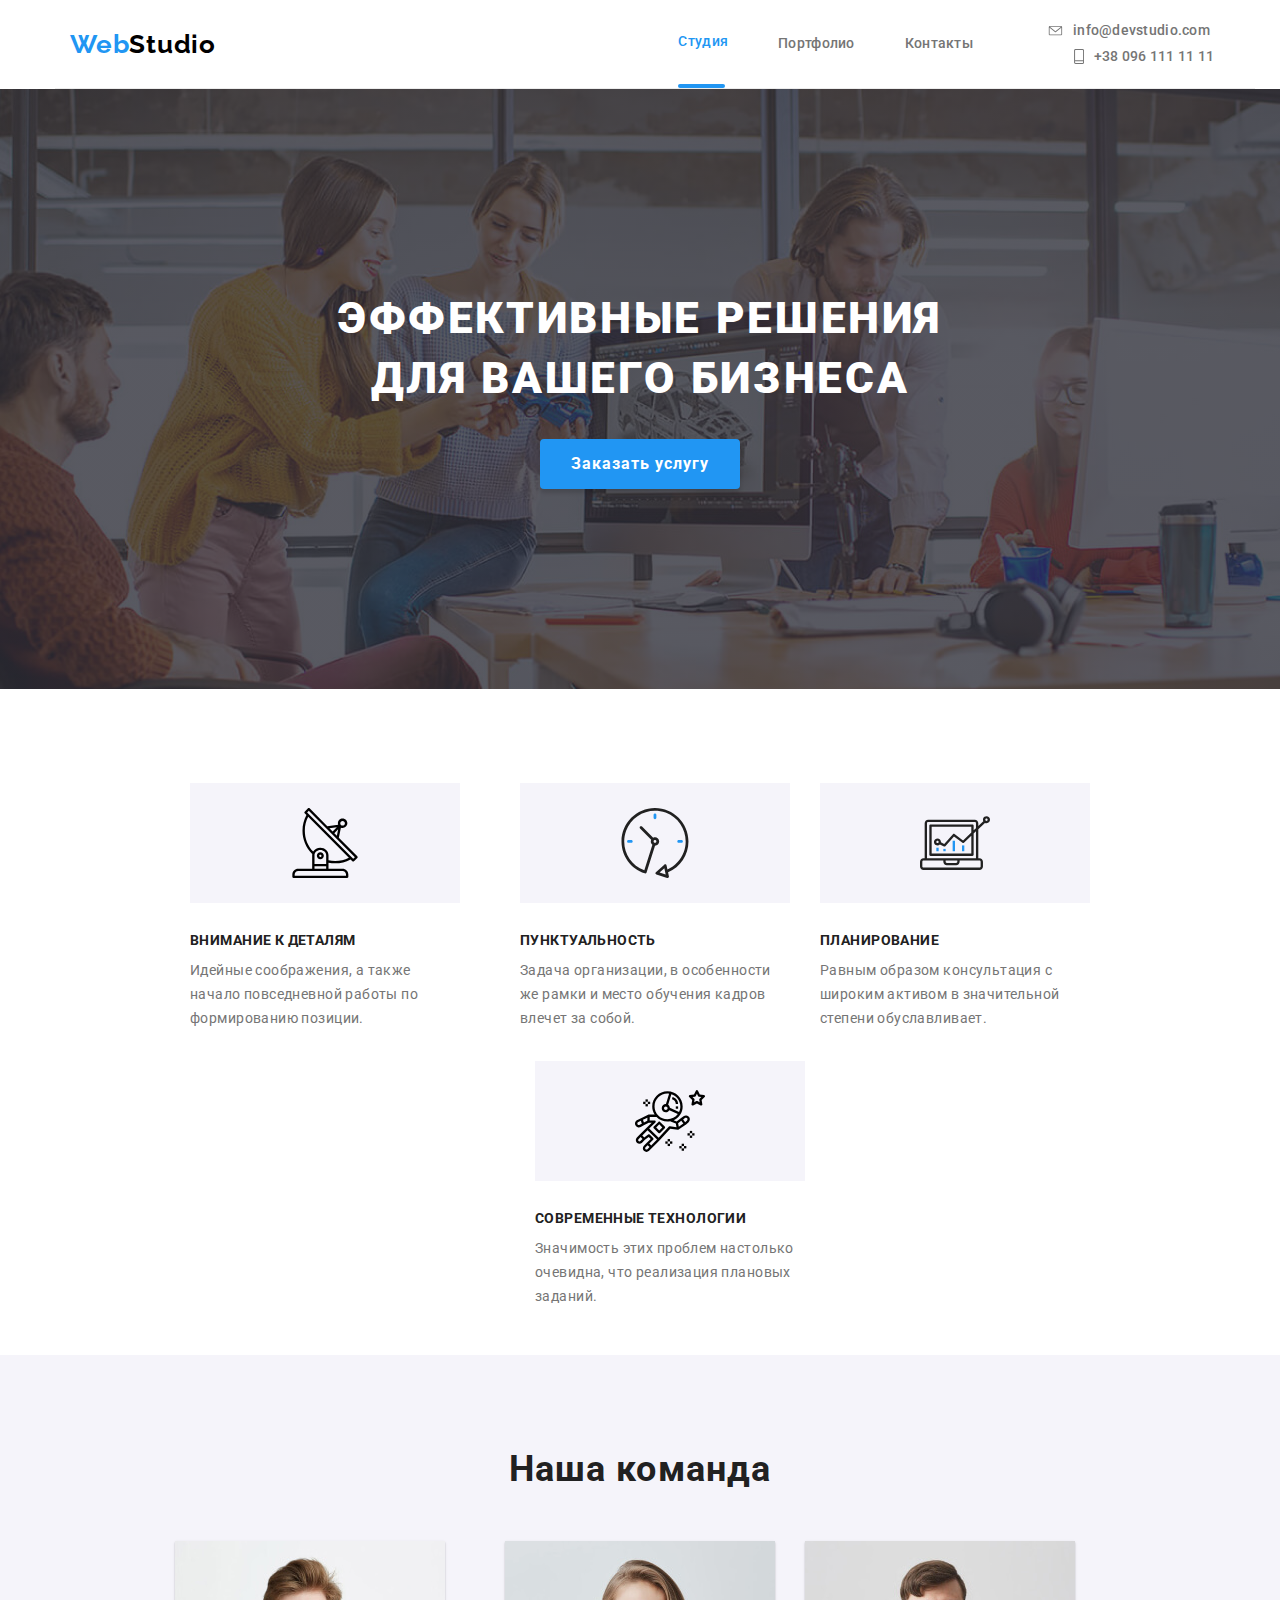
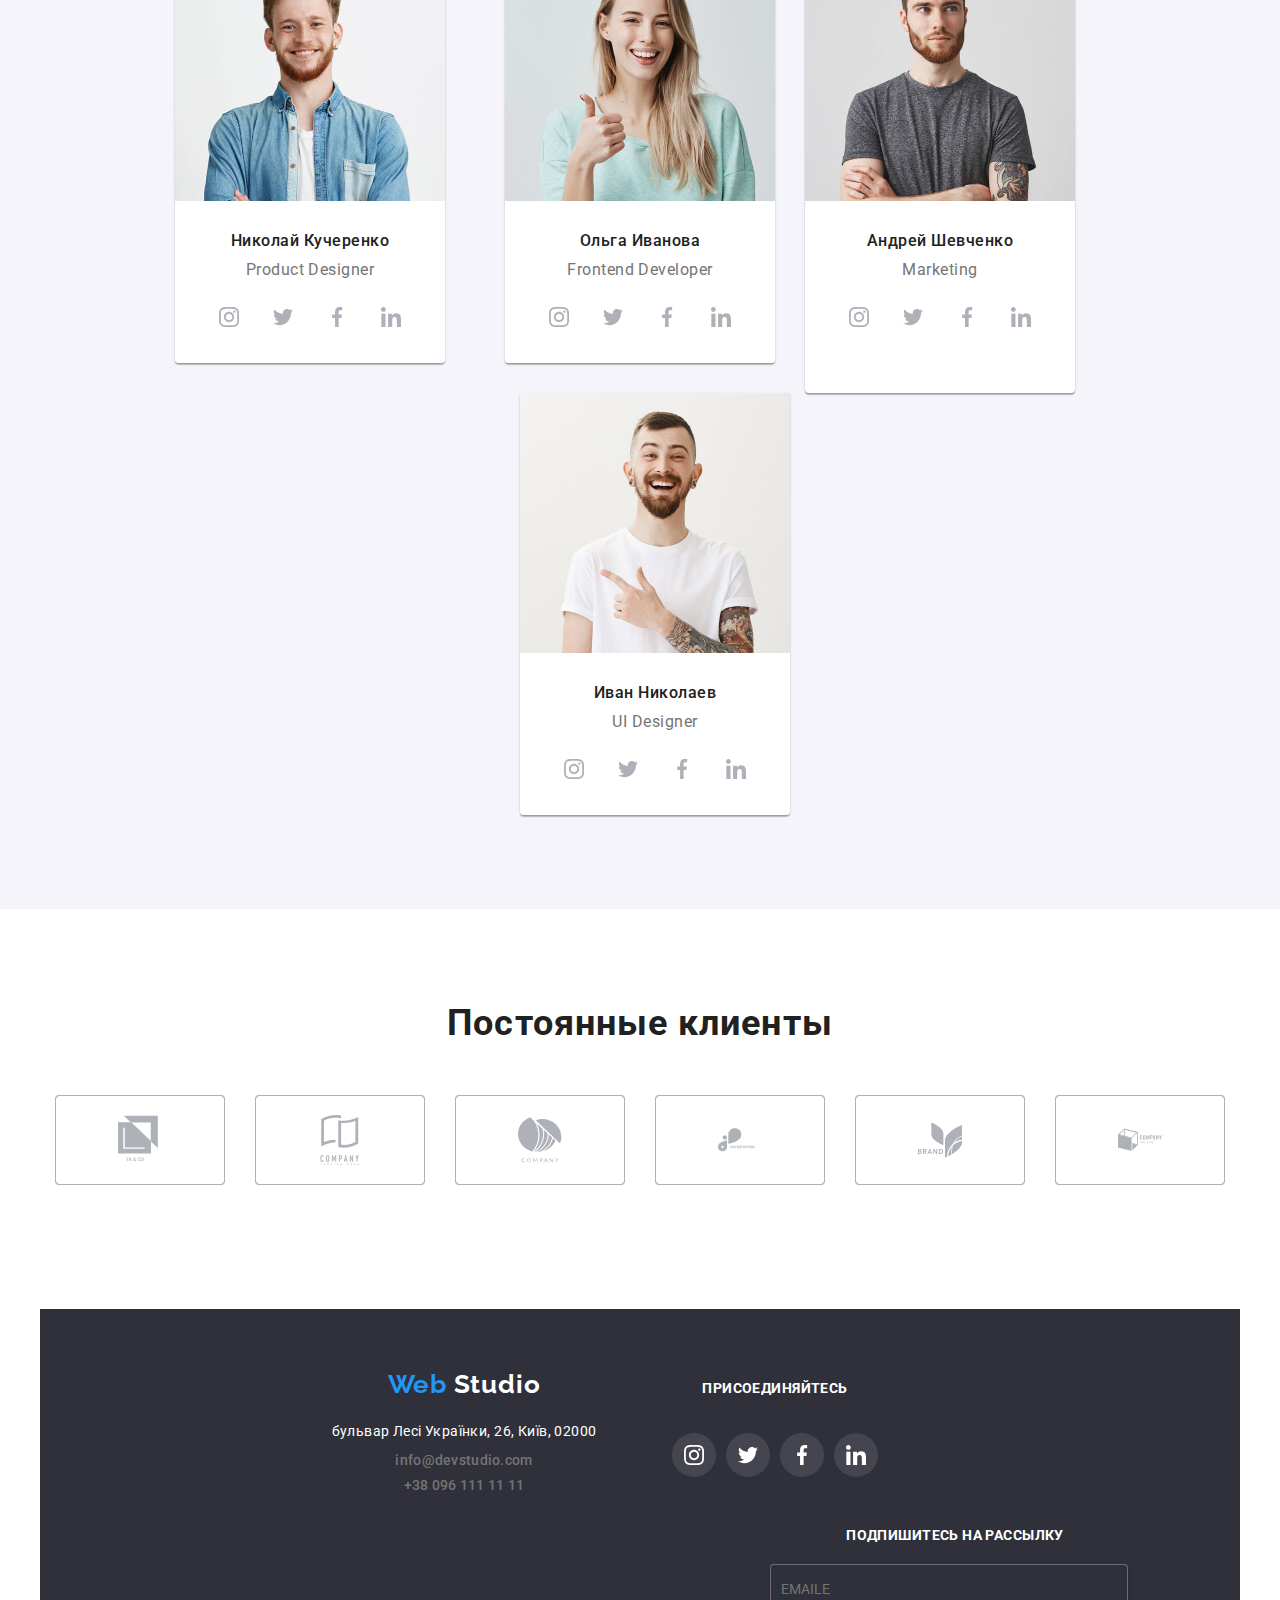
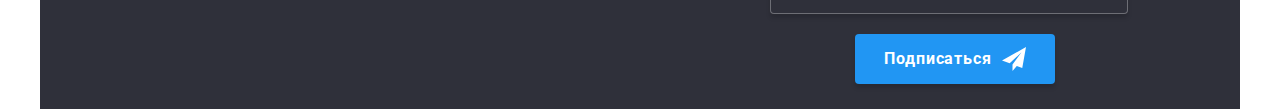
<file: index.html>
<!DOCTYPE html>
<html lang="ru">
  <head>
    <meta charset="UTF-8" />
    <meta name="viewport" content="width=device-width, initial-scale=1.0" />
    <title>Document</title>
    <link
      href="https://fonts.googleapis.com/css2?family=Raleway:wght@700&family=Roboto:wght@400;500;700;900&display=swap"
      rel="stylesheet"
    />
    <link href="./CSS/normalize.css" rel="stylesheet" />
    <link href="./CSS/maine.min.css" rel="stylesheet" />
    <style>
      html {overflow-x: hidden;}
  </style>
  </head>
  <body>
    <!--Шапка: Логотип, навігація, контакт email, тел-->
    <header class="container">
      <!--навігація в шапці-->
      <div class="header-navigation">
        <div class="logo-container">
        <a
        class="header-logo link"
        aria-label="Логотип"
        href="./index.html"
        lang="en"
       >
        <span class="logo-web">Web</span> Studio</a
       >
      </div>
      <button type="button" class="menu-btn" aria-expanded="true" aria-controls="menu-wrapper" data-menu-button>
        <svg width="40" height="40">
          <use class="icon-burger" href="./imeges/sprite.svg#icon-icon-menu-burger"></use>
          <use class="icon-close" href="./imeges/sprite.svg#icon-close-burger"></use>
        </svg>
      </button>
      <div class="menu-wrapper" data-menu>
        <nav class="navigation">
          <ul class="navigation-list list">
            <li class="navigation-list-item navigation-line-studio">
              <a class="navigation-list-link link active" href="./index.html"
                >Студия</a
              >
            </li>
            <li class="navigation-list-item">
              <a class="navigation-list-link link" href="./portfolio.html"
                >Портфолио</a
              >
            </li>
            <li class="navigation-list-item">
              <a class="navigation-list-link link" href="#">Контакты</a>
            </li>
          </ul>
        </nav>

        <!--адреса контакт email, тел-->
        <div class="address-util">
          <address class="address">
            <ul class="address-list list">
              <li class="address-item">
                <a class="address-emaile link" href="mailto:info@devstudio.com"
                  ><svg class="address-emaile-svg" width="15" height="10">
                    <use href="./imeges/sprite.svg#icon-mail"></use>
                  </svg>
                  info@devstudio.com</a
                >
              </li>
              <li class="address-item">
                <a class="address-tel link" href="tel:+380961111111"
                  ><svg class="address-tel-svg" width="10" height="15">
                    <use href="./imeges/sprite.svg#icon-phone-icon"></use>
                  </svg>
                  +38 096 111 11 11</a
                >
              </li>
            </ul>
          </address>
        </div>
      </div>
      </div>
    </header>
    <!--main 5 секцій:заголовок і кнопка,Особенности Чем мы занимаемся Наша команда Постоянные клиенты-->
    <main>
      <!--заголовок і кнопка-->
      <section class="decorative-img">
        <div class="container-h1">
          <h1 class="maine-taitle">
            Эффективные решения <br />
            для вашего бизнеса
          </h1>
          <button data-modal-open class="button" type="button">
            <span class="text-button">Заказать услугу</span>
          </button>
        </div>
      </section>

      <!--наші стандарти-->
      <section class="container">
        <div class="standards">
        <ul class="list-standards list">
          <li class="standards-list-item">
            <span class="standards-br-svg">
              <svg class="standards-list-item-svg" width="70" height="70">
                <use href="./imeges/sprite.svg#icon-antenna"></use>
              </svg>
            </span>
            <h3 class="satandards-items">Внимание к деталям</h3>
            <p class="text">
              Идейные соображения, а также начало повседневной работы по
              формированию позиции.
            </p>
          </li>
          <li class="standards-list-item">
            <span class="standards-br-svg">
              <svg class="standards-list-item-svg" width="70" height="70">
                <use href="./imeges/sprite.svg#icon-clock"></use>
              </svg>
            </span>
            <h3 class="satandards-items">Пунктуальность</h3>
            <p class="text">
              Задача организации, в особенности же рамки и место обучения кадров
              влечет за собой.
            </p>
          </li>
          <li class="standards-list-item">
            <span class="standards-br-svg">
              <svg class="standards-list-item-svg" width="70" height="70">
                <use href="./imeges/sprite.svg#icon-diagram"></use>
              </svg>
            </span>
            <h3 class="satandards-items">Планирование</h3>
            <p class="text">
              Равным образом консультация с широким активом в значительной
              степени обуславливает.
            </p>
          </li>
          <li class="standards-list-item">
            <span class="standards-br-svg">
              <svg class="standards-list-item-svg" width="70" height="70">
                <use href="./imeges/sprite.svg#icon-astronaut"></use>
              </svg>
            </span>
            <h3 class="satandards-items">Современные технологии</h3>
            <p class="text">
              Значимость этих проблем настолько очевидна, что реализация
              плановых заданий.
            </p>
          </li>
        </ul>
        </div>
      </section>

      <!--Чем мы занимаемся-->
      <section class="projects container">
        <div class="projects">
        <h2 class="second-title">Чем мы занимаемся</h2>
        <ul class="list">
          <li class="list-img effect-studio-list-img">
            <div class="studio-effect-text-div">
              <img
                class="img"
                src="./imeges/Чем-мы-занимаемся/desktop.jpg"
                alt="фото ноутбука"
                width="370"
                height="294"
              />
              <h3 class="projects-satandards-items studio-effect-text">
                Десктопные приложения
              </h3>
            </div>
          </li>
          <li class="list-img">
            <div class="studio-effect-text-div">
              <img
                src="./imeges/Чем-мы-занимаемся/mob.jpg"
                alt="фото мобильного телефона"
                width="370"
              />
              <h3 class="projects-satandards-items studio-effect-text">
                Мобильные приложения
              </h3>
            </div>
          </li>
          <li class="list-img">
            <div class="studio-effect-text-div">
              <img
                src="./imeges/Чем-мы-занимаемся/designsolutions.jpg"
                alt="фото монитора"
                width="370"
              />
              <h3 class="projects-satandards-items studio-effect-text">
                Дизайнерские решения
              </h3>
            </div>
          </li>
        </ul>
        </div>
      </section>

      <!--Наша команда-->
      <section class="our-team-section">
        <!--<div class="our-team-section">-->
        <div class="our-team container">
          <h2 class="second-title">Наша команда</h2>
          <ul class="our-team-list list">
            <li class="our-team-list-item">
              <img
                class="manager"
                src="./imeges/Наша-команда/nikolay.jpg"
                alt="фото менеджера Дизайнер продукта"
                width="270"
                height="260"
              />
              <div class="our-team-list-container">
                <h3 class="manager-name">Николай Кучеренко</h3>
                <p class="profesion" lang="en">Product Designer</p>

                <ul class="social-list list">
                  <li class="social-list-item">
                    <a
                      class="solcial-link-item link"
                      aria-label="ссылка на инстаграм"
                      href=""
                    >
                      <svg class="solcial-icon-svg" width="20px" height="20px">
                        <use href="./imeges/sprite.svg#icon-instagram"></use>
                      </svg>
                    </a>
                  </li>
                  <li class="social-list-item">
                    <a
                      class="solcial-link-item link"
                      aria-label="ссылка на твиттер"
                      href="#"
                      ><svg class="solcial-icon-svg" width="20px" height="20px">
                        <use href="./imeges/sprite.svg#icon-twitter"></use></svg></a>
                  </li>
                  <li class="social-list-item">
                    <a
                      class="solcial-link-item link"
                      aria-label="ссылка на фейсбук"
                      href="#"
                      ><svg class="solcial-icon-svg" width="20px" height="20px">
                        <use
                          href="./imeges/sprite.svg#icon-facebook"
                        ></use></svg></a>
                  </li>
                  <li class="social-list-item">
                    <a
                      class="solcial-link-item link"
                      aria-label="ссылка на линкедин"
                      href="#"
                      ><svg class="solcial-icon-svg" width="20px" height="20px">
                        <use
                          href="./imeges/sprite.svg#icon-linkedin"
                        ></use></svg></a>
                  </li>
                </ul>
              </div>
            </li>
            <li class="our-team-list-item">
              <img
                class="manager"
                src="./imeges/Наша-команда/olga.jpg"
                alt="фото менеджера Фронтенд Разработчика"
                width="270"
                height="260"
              />
              <div class="our-team-list-container">
                <h3 class="manager-name">Ольга Иванова</h3>
                <p class="profesion" lang="en">Frontend Developer</p>
                <ul class="social-list list">
                  <li class="social-list-item">
                    <a
                      class="solcial-link-item link"
                      aria-label="ссылка на инстаграм"
                      href=""
                    >
                      <svg class="solcial-icon-svg" width="20px" height="20px">
                        <use href="./imeges/sprite.svg#icon-instagram"></use>
                      </svg>
                    </a>
                  </li>
                  <li class="social-list-item">
                    <a
                      class="solcial-link-item link"
                      aria-label="ссылка на твиттер"
                      href="#"
                      ><svg class="solcial-icon-svg" width="20px" height="20px">
                        <use href="./imeges/sprite.svg#icon-twitter"></use></svg></a>
                  </li>
                  <li class="social-list-item">
                    <a
                      class="solcial-link-item link"
                      aria-label="ссылка на фейсбук"
                      href="#"
                      ><svg class="solcial-icon-svg" width="20px" height="20px">
                        <use
                          href="./imeges/sprite.svg#icon-facebook"
                        ></use></svg></a>
                  </li>
                  <li class="social-list-item">
                    <a
                      class="solcial-link-item link"
                      aria-label="ссылка на линкедин"
                      href="#"
                      ><svg class="solcial-icon-svg" width="20px" height="20px">
                        <use
                          href="./imeges/sprite.svg#icon-linkedin"
                        ></use></svg></a>
                  </li>
                </ul>
              </div>
            </li>

            <li class="our-team-list-item">
              <img
                class="manager"
                src="./imeges/Наша-команда/andrew.jpg"
                alt="фото менеджера Маркетолога"
                width="270"
                height="260"
              />
              <div class="our-team-list-container">
                <h3 class="manager-name">Андрей Шевченко</h3>
                <p class="profesion" lang="en">Marketing</p>
                <ul class="social-list list">
                  <li class="social-list-item">
                    <a
                      class="solcial-link-item link"
                      aria-label="ссылка на инстаграм"
                      href=""
                    >
                      <svg class="solcial-icon-svg" width="20px" height="20px">
                        <use href="./imeges/sprite.svg#icon-instagram"></use>
                      </svg>
                    </a>
                  </li>
                  <li class="social-list-item">
                    <a
                      class="solcial-link-item link"
                      aria-label="ссылка на твиттер"
                      href="#"
                      ><svg class="solcial-icon-svg" width="20px" height="20px">
                        <use href="./imeges/sprite.svg#icon-twitter"></use></svg></a>
                  </li>
                  <li class="social-list-item">
                    <a
                      class="solcial-link-item link"
                      aria-label="ссылка на фейсбук"
                      href="#"
                      ><svg class="solcial-icon-svg" width="20px" height="20px">
                        <use
                          href="./imeges/sprite.svg#icon-facebook"
                        ></use></svg></a>
                  </li>
                  <li class="social-list-item">
                    <a
                      class="solcial-link-item link"
                      aria-label="ссылка на линкедин"
                      href="#"
                      ><svg class="solcial-icon-svg" width="20px" height="20px">
                        <use
                          href="./imeges/sprite.svg#icon-linkedin"
                        ></use></svg></a>
                  </li>
                </ul>
              </div>
            </li>
            <li class="our-team-list-item">
              <img
                class="manager"
                src="./imeges/Наша-команда/ivan.jpg"
                alt="фото менеджера Дизайнера интерфейса"
                width="270"
                height="260"
              />
              <div class="our-team-list-container">
                <h3 class="manager-name">Иван Николаев</h3>
                <p class="profesion" lang="en">UI Designer</p>
                <ul class="social-list list">
                  <li class="social-list-item">
                    <a
                      class="solcial-link-item link"
                      aria-label="ссылка на инстаграм"
                      href=""
                    >
                      <svg class="solcial-icon-svg" width="20px" height="20px">
                        <use href="./imeges/sprite.svg#icon-instagram"></use>
                      </svg>
                    </a>
                  </li>
                  <li class="social-list-item">
                    <a
                      class="solcial-link-item link"
                      aria-label="ссылка на твиттер"
                      href="#"
                      ><svg class="solcial-icon-svg" width="20px" height="20px">
                        <use href="./imeges/sprite.svg#icon-twitter"></use></svg></a>
                  </li>
                  <li class="social-list-item">
                    <a
                      class="solcial-link-item link"
                      aria-label="ссылка на фейсбук"
                      href="#"
                      ><svg class="solcial-icon-svg" width="20px" height="20px">
                        <use
                          href="./imeges/sprite.svg#icon-facebook"
                        ></use></svg></a>
                  </li>
                  <li class="social-list-item">
                    <a
                      class="solcial-link-item link"
                      aria-label="ссылка на линкедин"
                      href="#"
                      ><svg class="solcial-icon-svg" width="20px" height="20px">
                        <use
                          href="./imeges/sprite.svg#icon-linkedin"
                        ></use></svg></a>
                  </li>
                </ul>
              </div>
            </li>
          </ul>
        </div>
        <!--</div>-->
      </section>

      <!--Постоянные клиенты-->
      <section class="regular-customers container">
        <h2 class="second-title">Постоянные клиенты</h2>
        <div class="regular-customers-list">
          <ul class="regular-customers-list-item list">
            <li>
              <a class="regular-customers-link link" href="#">
                <span class="regular-customers-dr">
                  <svg class="regular-customers-svg" width="44px" height="50px">
                    <use href="./imeges/sprite.svg#icon-YACO"></use>
                  </svg>
                </span>
              </a>
            </li>
            <li>
              <a class="regular-customers-link link" href="#">
                <span class="regular-customers-dr">
                  <svg class="regular-customers-svg" width="44px" height="50px">
                    <use
                      href="./imeges/sprite.svg#icon-COMPANYTAGLINECERE"
                    ></use>
                  </svg>
                </span>
              </a>
            </li>
            <li>
              <a class="regular-customers-link link" href="#">
                <span class="regular-customers-dr">
                  <svg class="regular-customers-svg" width="44px" height="50px">
                    <use href="./imeges/sprite.svg#icon-COMPANY"></use>
                  </svg>
                </span>
              </a>
            </li>
            <li>
              <a class="regular-customers-link link" href="#">
                <span class="regular-customers-dr">
                  <svg class="regular-customers-svg" width="44px" height="50px">
                    <use href="./imeges/sprite.svg#icon-FOSTERPETERSO"></use>
                  </svg>
                </span>
              </a>
            </li>
            <li>
              <a class="regular-customers-link link" href="#">
                <span class="regular-customers-dr">
                  <svg class="regular-customers-svg" width="44px" height="50px">
                    <use href="./imeges/sprite.svg#icon-BRAND"></use>
                  </svg>
                </span>
              </a>
            </li>
            <li>
              <a class="regular-customers-link link" href="#">
                <span class="regular-customers-dr">
                  <svg class="regular-customers-svg" width="44px" height="50px">
                    <use href="./imeges/sprite.svg#icon-COMPANYTAGLINE"></use>
                  </svg>
                </span>
              </a>
            </li>
          </ul>
        </div>
      </section>
    </main>
    <!--Footer: Лого, Адреса, Приєднуйтесь, Підписуйтесь-->
    <footer class="footer-container footer container">
      <!--<div class="footer-container">-->
      <div class="footer-div-container">
        <div class="footer-div-address">
          <a
            class="footer-logo logo link"
            aria-label="Логотип"
            href="./index.html"
            lang="en"
          >
            <span class="logo-web">Web</span> Studio</a
          >
          <address class="footer-address">
            <ul class="list">
              <li>
                <a
                  class="footer-adres link"
                  href="https://goo.gl/maps/vcNtvVA37yMZbUhq6"
                  target="_blank"
                  >бульвар Лесі Українки, 26, Київ, 02000</a
                >
              </li>
              <li class="address-emaile-footer">
                <a class="address-emaile link" href="mailto:info@devstudio.com"
                  >info@devstudio.com</a
                >
              </li>
              <li>
                <a class="emaile address-tel link" href="tel:+380961111111"
                  >+38 096 111 11 11</a
                >
              </li>
            </ul>
          </address>
        </div>
        <div class="join-social-link">
          <b class="action">присоединяйтесь</b>
          <ul class="social-list list vidstan-icon-footer">
            <li class="social-list-item">
              <a
                class="solcial-link-item footer-icon-link link"
                aria-label="ссылка на инстаграм"
                href=""
              >
                <svg class="solcial-icon-svg" width="20px" height="20px">
                  <use href="./imeges/sprite.svg#icon-instagram"></use>
                </svg>
              </a>
            </li>
            <li class="social-list-item">
              <a
                class="solcial-link-item footer-icon-link link"
                aria-label="ссылка на твиттер"
                href="#"
                ><svg class="solcial-icon-svg" width="20px" height="20px">
                  <use href="./imeges/sprite.svg#icon-twitter"></use></svg></a>
            </li>
            <li class="social-list-item">
              <a
                class="solcial-link-item footer-icon-link link"
                aria-label="ссылка на фейсбук"
                href="#"
                ><svg class="solcial-icon-svg" width="20px" height="20px">
                  <use href="./imeges/sprite.svg#icon-facebook"></use></svg></a>
            </li>
            <li class="social-list-item">
              <a
                class="solcial-link-item footer-icon-link link"
                aria-label="ссылка на линкедин"
                href="#"
                ><svg class="solcial-icon-svg" width="20px" height="20px">
                  <use href="./imeges/sprite.svg#icon-linkedin"></use></svg></a>
            </li>
          </ul>
        </div>
        <div class="sign-up">
          <b class="action">Подпишитесь на рассылку</b>
          <form class="imput-footer">
          <div class="imput">
            <input
              type="text"
              name="email"
              class="footer-actions-input-text-emaile"
              placeholder="EMAILE"
            />
            <button class="footter-button button" type="submit">
              Подписаться
              <svg
                class="effect-div plane-icon-send"
                width="24px"
                height="24px"
              >
                <use href="./imeges/sprite.svg#icon-planeiconsend"></use>
              </svg>
            </button>
          </form>
          </div>
        </div>
      </div>
    </footer>
    <!--Модалье вікно-->
    <section data-modal class="modal-window is-hidden">
      <form class="form">
        <div class="modal-form">
          <h2 class="form-title">Оставьте свои данные, мы вам перезвоним</h2>
          <div class="modal-form-list">
            <input
              class="form-input input-modal"
              type="text"
              name="name"
              placeholder=" "
              id="name"
              required
            />
            <label class="form-label" for="name">Имя</label>
            <svg class="form-svg" width="12px" height="12px">
              <use href="./imeges/sprite.svg#icon-modal-name"></use>
            </svg>
          </div>
          <div class="modal-form-list">
            <input
              class="form-input input-modal"
              type="tel"
              name="tel"
              placeholder=" "
              id="tel"
              required
            />
            <label class="form-label" for="tel">Телефон</label>
            <svg class="form-svg" width="13px" height="13px">
              <use href="./imeges/sprite.svg#icon-modal-phone"></use>
            </svg>
            
          </div>
          <div class="modal-form-list">
            <input
              class="form-input input-modal"
              type="mail"
              name="mail"
              placeholder=" "
              id="mail"
              required
            />
            <label class="form-label" for="mail">Почта</label>
            <svg class="form-svg" width="17px" height="15px">
              <use href="./imeges/sprite.svg#icon-modal-mail"></use>
            </svg>
          </div>
          <div class="modal-form-list">
            <textarea
              class="textarea-comment input-modal"
              name="comment"
              placeholder=" "
              id="comment"
              required
              rows="2"
             ></textarea>
            <label class="label-comment" for="comment">Комментарий</label>
          </div>
          <div class="form-accept" >
          <input class="form-mark" type="checkbox" name="policy" id="policy">
          <label class="form-mark-text" for="policy">
            Соглашаюсь с рассылкой и принимаю 
            <a class="link-modal" href="#">Условия договора</a>
          </label>
          </div>
          <button type="submit" class="btn-form" >Отправить</button>
          <button type="button" class="btn-close" data-modal-close>
            <svg class="close-svg" width="18px" height="18px">
              <use href="./imeges/sprite.svg#icon-modal-cross"></use>
            </svg>
          </button>
        </div>
      </form>
    </section>
    <script src="./js/menu.js"></script>
    <script src="./js/modal.js"></script>
  </body>
</html>
</file>
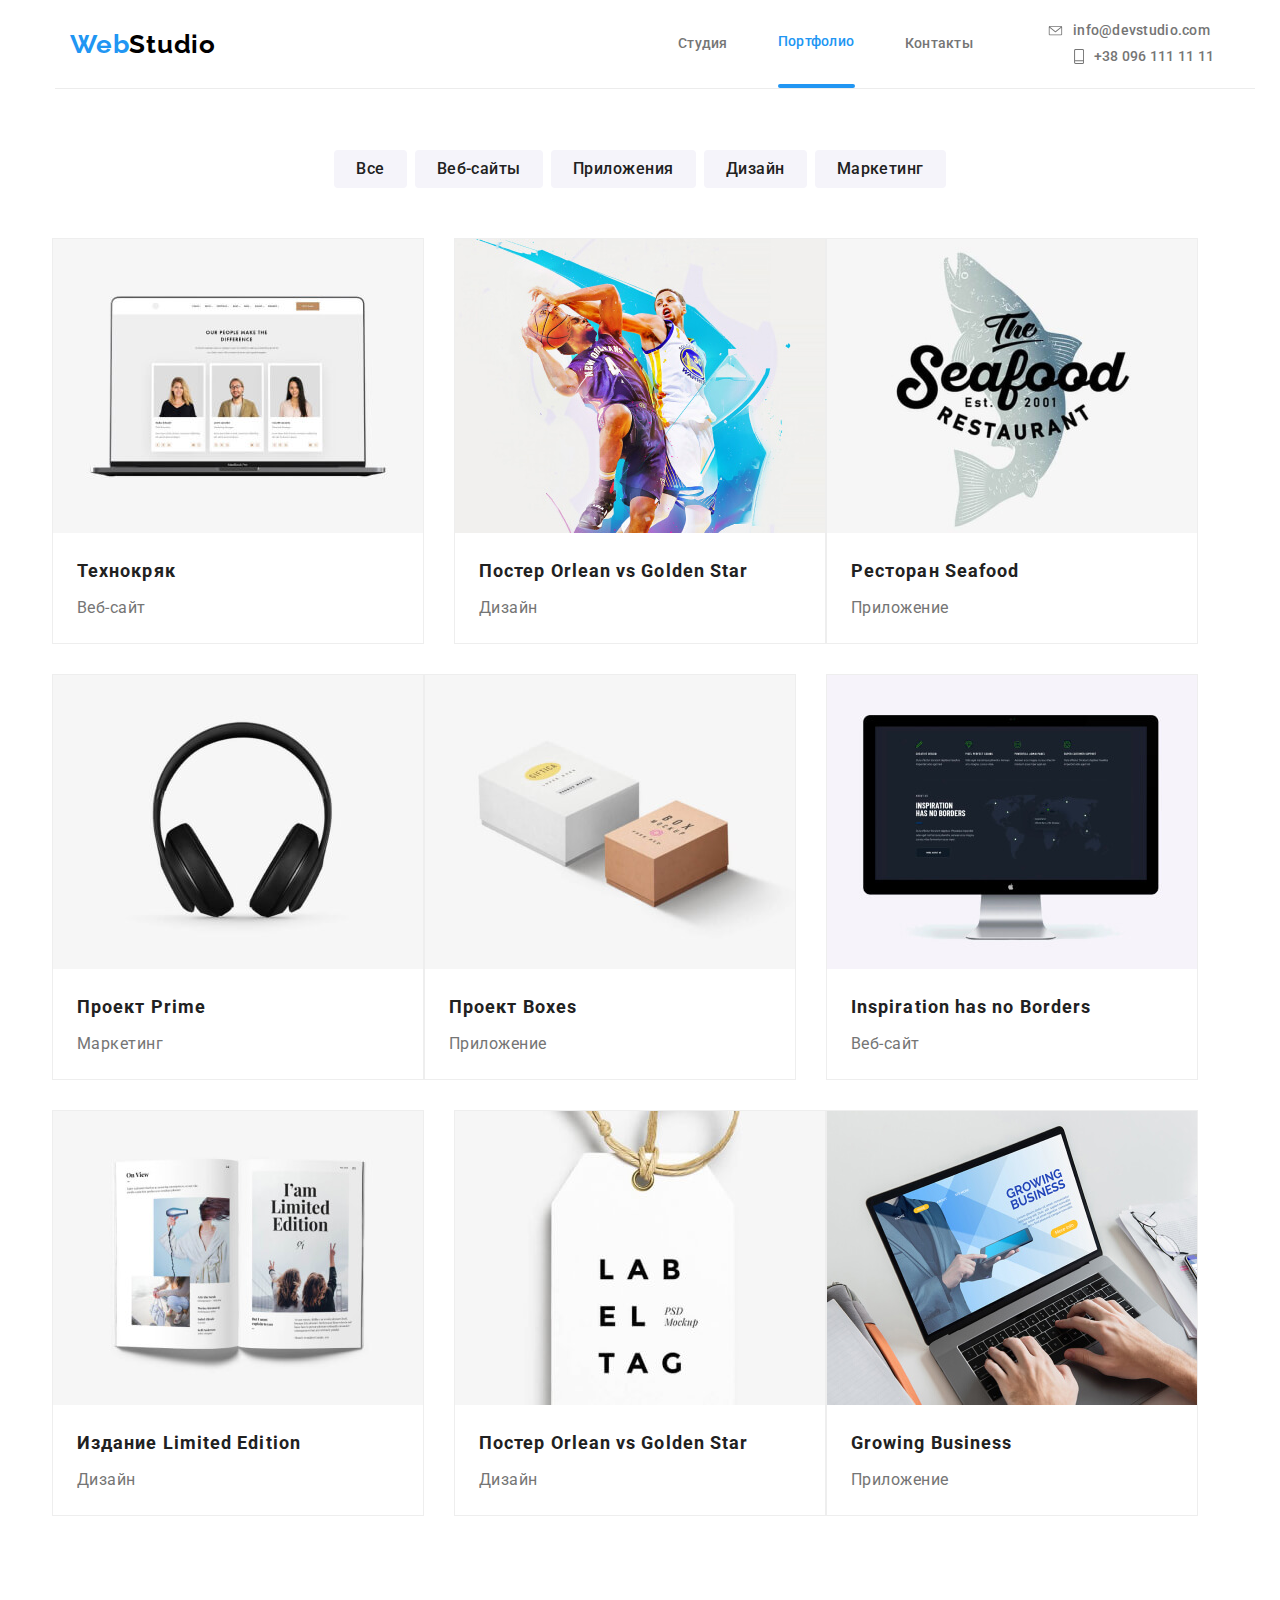
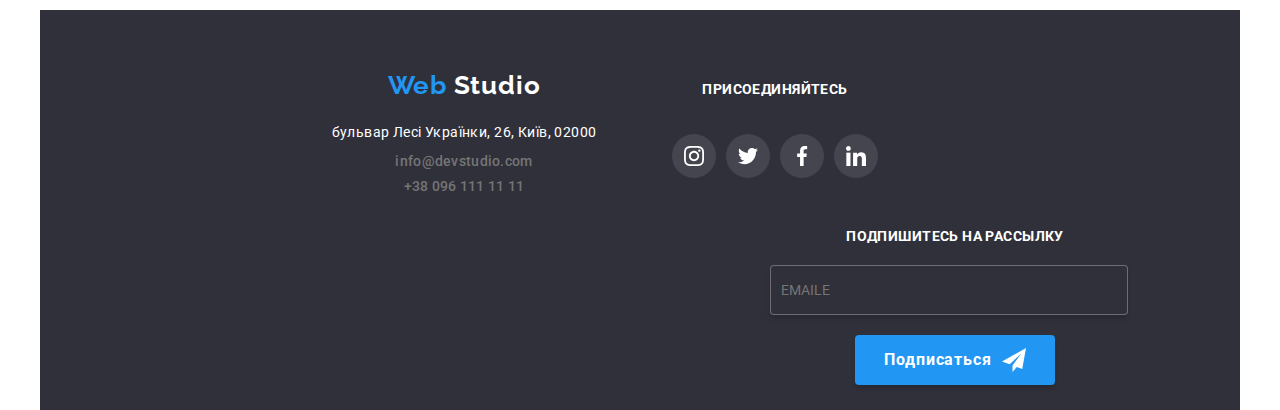
<file: portfolio.html>
<!DOCTYPE html>
<html lang="en">
  <head>
    <meta charset="UTF-8" />
    <meta name="viewport" content="width=device-width, initial-scale=1.0" />
    <title>Document</title>
    <link
      href="https://fonts.googleapis.com/css2?family=Raleway:wght@700&family=Roboto:wght@400;500;700;900&display=swap"
      rel="stylesheet"
    />
    <link rel="stylesheet" href="./CSS/normalize.css" />
    <link rel="stylesheet" href="./CSS/maine.min.css" />
    <style>
      html {overflow-x: hidden;}
  </style>
  </head>
  <body>
    <!--Шапка: Логотип, навігація, контакт email, тел-->

    <header class="container">
      <!--навігація в шапці-->
      <div class="header-navigation">
        <div class="logo-container">
        <a
        class="header-logo link"
        aria-label="Логотип"
        href="./index.html"
        lang="en"
       >
        <span class="logo-web">Web</span> Studio</a
       >
      </div>
      <button type="button" class="menu-btn" aria-expanded="true" aria-controls="menu-wrapper" data-menu-button>
        <svg width="40" height="40">
          <use class="icon-burger" href="./imeges/sprite.svg#icon-icon-menu-burger"></use>
          <use class="icon-close" href="./imeges/sprite.svg#icon-close-burger"></use>
        </svg>
      </button>
      <div class="menu-wrapper" data-menu>
        <nav class="navigation">
          <ul class="navigation-list list">
            <li class="navigation-list-item">
              <a class="navigation-list-link link" href="./index.html"
                >Студия</a
              >
            </li>
            <li class="navigation-list-item navigation-line-portfolio">
              <a class="navigation-list-link link active" href="./portfolio.html"
                >Портфолио</a
              >
            </li>
            <li class="navigation-list-item">
              <a class="navigation-list-link link" href="#">Контакты</a>
            </li>
          </ul>
        </nav>

        <!--адреса контакт email, тел-->
        <div class="address-util">
          <address class="address">
            <ul class="address-list list">
              <li class="address-item">
                <a class="address-emaile link" href="mailto:info@devstudio.com"
                  ><svg class="address-emaile-svg" width="15" height="10">
                    <use href="./imeges/sprite.svg#icon-mail"></use>
                  </svg>
                  info@devstudio.com</a
                >
              </li>
              <li class="address-item">
                <a class="address-tel link" href="tel:+380961111111"
                  ><svg class="address-tel-svg" width="10" height="15">
                    <use href="./imeges/sprite.svg#icon-phone-icon"></use>
                  </svg>
                  +38 096 111 11 11</a
                >
              </li>
            </ul>
          </address>
        </div>
      </div>
      </div>
    </header>

   
    <!--Портфоліо-->
    <main>
      <h1 hidden>Портфоліо</h1>
      <!--Портфоліо Кнопки навігації (ВСЕ,ВЕБ_САЙТ,Додатки,Дизайн,Маркетинг)-->
      <section class="div-portfolio-section">
        <!--<div>-->
        <h2 hidden>без значення</h2>
        <div class="portfolio-button">
          <nav>
            <ul class="portfolio-list-btn list">
              <li class="portfolio-list-item-btn">
                <button class="button-portfolio" type="button">Все</button>
              </li>
              <li class="portfolio-list-item-btn">
                <button class="button-portfolio" type="button">
                  Веб-сайты
                </button>
              </li>
              <li class="portfolio-list-item-btn">
                <button class="button-portfolio" type="button">
                  Приложения
                </button>
              </li>
              <li class="portfolio-list-item-btn">
                <button class="button-portfolio" type="button">Дизайн</button>
              </li>
              <li class="portfolio-list-item-btn">
                <button class="button-portfolio" type="button">
                  Маркетинг
                </button>
              </li>
            </ul>
          </nav>
        </div>
        <!--Портфоліо Список: (ВСЕ,ВЕБ_САЙТ,Додатки,Дизайн,Маркетинг) -->
        <div class="portfolio-div">
          <ul class="portfolio-list-works list">
            <li class="portfolio-works-item">
              <a class="portfolio-focus-item link" href="">
                <div class="effect-item-div">
                      <div class="effect-div">
                      <img class="img"
                      src="./imeges/Портфоліо/технокряк1.jpg"
                      alt="фото веб-сайту технокряк"
                      width="370"/>
                      <p class="text portfolio-effect-text">
                        Технокряк это современная площадка распространения
                        коронавируса. Компании используют эту платформу для цифрового
                        шпионажа и атак на защищённые сервера конкурентов.
                      </p>
                    </div>
                      <div class="portfolio-works-text">
                        <h3 class="portfolio-list-title">Технокряк</h3>
                        <p class="portfolio-text">Веб-сайт</p>
                      </div>
                </div>
              </a>
            </li>
            <li class="portfolio-works-item">
              <a class="portfolio-focus-item link" href="">
                <div class="effect-item-div">
                      <div class="effect-div">
                      <img class="img"
                      src="./imeges/Портфоліо/постер2.jpg"
                      alt="Фото постера баскетболістів"
                      width="370"/>
                      <p class="text portfolio-effect-text">
                        Технокряк это современная площадка распространения
                        коронавируса. Компании используют эту платформу для цифрового
                        шпионажа и атак на защищённые сервера конкурентов.
                      </p>
                    </div>
                      <div class="portfolio-works-text">
                  <h3 class="portfolio-list-title">Постер <span lang="en">Orlean vs Golden Star</span></h3>
                  <p class="portfolio-text">Дизайн</p>
                      </div>
                </div>
              </a>
            </li>
            <li class="portfolio-works-item">
              <a class="portfolio-focus-item link" href="">
                <div class="effect-item-div">
                      <div class="effect-div">
                      <img class="img"
                      src="./imeges/Портфоліо/ресторан3.jpg"
                      alt="фото веб-сайту технокряк"
                      width="370"/>
                      <p class="text portfolio-effect-text">
                        Технокряк это современная площадка распространения
                        коронавируса. Компании используют эту платформу для цифрового
                        шпионажа и атак на защищённые сервера конкурентов.
                      </p>
                    </div>
                      <div class="portfolio-works-text">
                  <h3 class="portfolio-list-title">
                    Ресторан <span lang="en">Seafood</span>
                  </h3>
                  <p class="portfolio-text">Приложение</p>
                </div>
                </div>
              </a>
            </li>
            <li class="portfolio-works-item">
              <a class="portfolio-focus-item link" href="">
                <div class="effect-item-div">
                      <div class="effect-div">
                      <img class="img"
                      src="./imeges/Портфоліо/prime4.jpg"
                      alt="фото веб-сайту технокряк"
                      width="370"/>
                      <p class="text portfolio-effect-text">
                        Технокряк это современная площадка распространения
                        коронавируса. Компании используют эту платформу для цифрового
                        шпионажа и атак на защищённые сервера конкурентов.
                      </p>
                    </div>
                      <div class="portfolio-works-text">
                  <h3 class="portfolio-list-title">
                    Проект <span lang="en">Prime</span>
                  </h3>
                  <p class="portfolio-text">Маркетинг</p>
                </div>

                </div>
              </a>
            </li>
            <li class="portfolio-works-item">
              <a class="portfolio-focus-item link" href="">
                <div class="effect-item-div">
                      <div class="effect-div">
                      <img class="img"
                      src="./imeges/Портфоліо/boxes5.jpg"
                      alt="фото веб-сайту технокряк"
                      width="370"/>
                      <p class="text portfolio-effect-text">
                        Технокряк это современная площадка распространения
                        коронавируса. Компании используют эту платформу для цифрового
                        шпионажа и атак на защищённые сервера конкурентов.
                      </p>
                    </div>
                <div class="portfolio-works-text">
                  <h3 class="portfolio-list-title">
                    Проект <span lang="en">Boxes</span>
                  </h3>
                  <p class="portfolio-text">Приложение</p>
                </div>
                </div>
              </a>
            </li>
            <li class="portfolio-works-item">
              <a class="portfolio-focus-item link" href="">
                <div class="effect-item-div">
                      <div class="effect-div">
                      <img class="img"
                      src="./imeges/Портфоліо/borders6.jpg"
                      alt="фото веб-сайту технокряк"
                      width="370"/>
                      <p class="text portfolio-effect-text">
                        Технокряк это современная площадка распространения
                        коронавируса. Компании используют эту платформу для цифрового
                        шпионажа и атак на защищённые сервера конкурентов.
                      </p>
                    </div>
                      <div class="portfolio-works-text">
                  <h3 class="portfolio-list-title" lang="en">
                    Inspiration has no Borders
                  </h3>
                  <p class="portfolio-text">Веб-сайт</p>
                </div>
                </div>
              </a>
            </li>
            <li class="portfolio-works-item">
              <a class="portfolio-focus-item link" href="">
                <div class="effect-item-div">
                      <div class="effect-div">
                      <img class="img"
                      src="./imeges/Портфоліо/limitededition7.jpg"
                      alt="фото веб-сайту технокряк"
                      width="370"/>
                      <p class="text portfolio-effect-text">
                        Технокряк это современная площадка распространения
                        коронавируса. Компании используют эту платформу для цифрового
                        шпионажа и атак на защищённые сервера конкурентов.
                      </p>
                    </div>
                      <div class="portfolio-works-text">
                  <h3 class="portfolio-list-title">
                    Издание <span lang="en">Limited Edition</span>
                  </h3>
                  <p class="portfolio-text">Дизайн</p>
                </div>
                </div>
              </a>
            </li>
            <li class="portfolio-works-item">
              <a class="portfolio-focus-item link" href="">
                <div class="effect-item-div">
                      <div class="effect-div">
                      <img class="img"
                      src="./imeges/Портфоліо/lab8.jpg"
                      alt="Фото постера баскетболістів"
                      width="370"/>
                      <p class="text portfolio-effect-text">
                        Технокряк это современная площадка распространения
                        коронавируса. Компании используют эту платформу для цифрового
                        шпионажа и атак на защищённые сервера конкурентов.
                      </p>
                    </div>
                      <div class="portfolio-works-text">
                  <h3 class="portfolio-list-title">Постер <span lang="en">Orlean vs Golden Star</span></h3>
                  <p class="portfolio-text">Дизайн</p>
                      </div>
                </div>
              </a>
            </li>
          <li class="portfolio-works-item">
              <a class="portfolio-focus-item link" href="">
                <div class="effect-item-div">
                      <div class="effect-div">
                      <img class="img"
                      src="./imeges/Портфоліо/growingbusiness9.jpg"
                      alt="Фото постера баскетболістів"
                      width="370"/>
                      <p class="text portfolio-effect-text">
                        Технокряк это современная площадка распространения
                        коронавируса. Компании используют эту платформу для цифрового
                        шпионажа и атак на защищённые сервера конкурентов.
                      </p>
                    </div>
                      <div class="portfolio-works-text">
                  <h3 class="portfolio-list-title" lang="en">
                    Growing Business
                  </h3>
                  <p class="portfolio-text">Приложение</p>
                      </div>
                </div>
              </a>
            </li>
          </ul>
        </div>
        <!--</div>-->
      </section>
    </main>
    <!--Footer: Лого, Адреса, Приєднуйтесь, Підписуйтесь-->
    <footer class="footer-container footer container">
      <!--<div class="footer-container">-->
      <div class="footer-div-container">
        <div class="footer-div-address">
          <a
            class="footer-logo logo link"
            aria-label="Логотип"
            href="./index.html"
            lang="en"
          >
            <span class="logo-web">Web</span> Studio</a
          >
          <address class="footer-address">
            <ul class="list">
              <li>
                <a
                  class="footer-adres link"
                  href="https://goo.gl/maps/vcNtvVA37yMZbUhq6"
                  target="_blank"
                  >бульвар Лесі Українки, 26, Київ, 02000</a
                >
              </li>
              <li class="address-emaile-footer">
                <a class="address-emaile link" href="mailto:info@devstudio.com"
                  >info@devstudio.com</a
                >
              </li>
              <li>
                <a class="emaile address-tel link" href="tel:+380961111111"
                  >+38 096 111 11 11</a
                >
              </li>
            </ul>
          </address>
        </div>
        <div class="join-social-link">
          <b class="action">присоединяйтесь</b>
          <ul class="social-list list vidstan-icon-footer">
            <li class="social-list-item">
              <a
                class="solcial-link-item footer-icon-link link"
                aria-label="ссылка на инстаграм"
                href=""
              >
                <svg class="solcial-icon-svg" width="20px" height="20px">
                  <use href="./imeges/sprite.svg#icon-instagram"></use>
                </svg>
              </a>
            </li>
            <li class="social-list-item">
              <a
                class="solcial-link-item footer-icon-link link"
                aria-label="ссылка на твиттер"
                href="#"
                ><svg class="solcial-icon-svg" width="20px" height="20px">
                  <use href="./imeges/sprite.svg#icon-twitter"></use></svg></a>
            </li>
            <li class="social-list-item">
              <a
                class="solcial-link-item footer-icon-link link"
                aria-label="ссылка на фейсбук"
                href="#"
                ><svg class="solcial-icon-svg" width="20px" height="20px">
                  <use href="./imeges/sprite.svg#icon-facebook"></use></svg></a>
            </li>
            <li class="social-list-item">
              <a
                class="solcial-link-item footer-icon-link link"
                aria-label="ссылка на линкедин"
                href="#"
                ><svg class="solcial-icon-svg" width="20px" height="20px">
                  <use href="./imeges/sprite.svg#icon-linkedin"></use></svg></a>
            </li>
          </ul>
        </div>
        <div class="sign-up">
          <b class="action">Подпишитесь на рассылку</b>
          <form class="imput-footer">
          <div class="imput">
            <input
              type="text"
              name="email"
              class="footer-actions-input-text-emaile"
              placeholder="EMAILE"
            />
            <button class="footter-button button" type="submit">
              Подписаться
              <svg
                class="effect-div plane-icon-send"
                width="24px"
                height="24px"
              >
                <use href="./imeges/sprite.svg#icon-planeiconsend"></use>
              </svg>
            </button>
          </form>
          </div>
        </div>
      </div>
    </footer>

    <script src="./js/menu.js"></script>

  </body>
</html>
</file>
<file: CSS/maine.min.css>
/*! normalize.css v8.0.1 | MIT License | github.com/necolas/normalize.css */html{line-height:1.15;-webkit-text-size-adjust:100%}body{margin:0}main{display:block}h1{font-size:2em;margin:0.67em 0}hr{box-sizing:content-box;height:0;overflow:visible}pre{font-family:monospace, monospace;font-size:1em}a{background-color:transparent}abbr[title]{border-bottom:none;text-decoration:underline;text-decoration:underline dotted}b,strong{font-weight:bolder}code,kbd,samp{font-family:monospace, monospace;font-size:1em}small{font-size:80%}sub,sup{font-size:75%;line-height:0;position:relative;vertical-align:baseline}sub{bottom:-0.25em}sup{top:-0.5em}img{border-style:none}button,input,optgroup,select,textarea{font-family:inherit;font-size:100%;line-height:1.15;margin:0}button,input{overflow:visible}button,select{text-transform:none}button,[type="button"],[type="reset"],[type="submit"]{-webkit-appearance:button}button::-moz-focus-inner,[type="button"]::-moz-focus-inner,[type="reset"]::-moz-focus-inner,[type="submit"]::-moz-focus-inner{border-style:none;padding:0}button:-moz-focusring,[type="button"]:-moz-focusring,[type="reset"]:-moz-focusring,[type="submit"]:-moz-focusring{outline:1px dotted ButtonText}fieldset{padding:0.35em 0.75em 0.625em}legend{box-sizing:border-box;color:inherit;display:table;max-width:100%;padding:0;white-space:normal}progress{vertical-align:baseline}textarea{overflow:auto}[type="checkbox"],[type="radio"]{box-sizing:border-box;padding:0}[type="number"]::-webkit-inner-spin-button,[type="number"]::-webkit-outer-spin-button{height:auto}[type="search"]{-webkit-appearance:textfield;outline-offset:-2px}[type="search"]::-webkit-search-decoration{-webkit-appearance:none}::-webkit-file-upload-button{-webkit-appearance:button;font:inherit}details{display:block}summary{display:list-item}template{display:none}[hidden]{display:none}html{box-sizing:border-box}*{border:none}*,*::before,*::after{box-sizing:inherit}*:hover,*:focus{transition:all 250ms linear}body{background-color:#ffffff;font-family:"Roboto",sans-serif;font-size:14px;color:#212121}ul{margin:0px;padding:0px}li{border:none}h1,h2,h3,h4,h5,h6{margin:0px}p{margin:0px}img{display:block}img{border:none}input,textarea{border:1px solid rgba(33,33,33,0.2);padding:unset;box-sizing:border-box;border-radius:4px;cursor:pointer}textarea{padding:15px}input:focus,textarea:focus{outline-color:#2196F3}.link{display:block;text-decoration:none}.list{list-style:none}.logo{font-weight:700;font-size:26px;line-height:1.19;letter-spacing:0.03em;color:#000000;transition:all 250ms linear}.img{display:block}@media screen and (max-width: 767px){.container{max-width:480px;margin-right:auto;margin-left:auto;padding-right:15px;padding-left:15px}}@media screen and (min-width: 768px){.container{width:768px;margin-right:auto;margin-left:auto}}@media screen and (min-width: 1200px){.container{width:1200px;margin-right:auto;margin-left:auto;padding-right:15px;padding-left:15px}}@media screen and (max-width: 767px){.form{position:absolute;left:0;top:50px;display:flex;justify-content:center;align-items:center;width:100%;height:100%;background-color:rgba(0,0,0,0.2);z-index:100}.modal-form{position:relative;padding:40px;max-width:450px;height:581px;background:#FFFFFF;box-shadow:0px 1px 3px rgba(0,0,0,0.12),0px 1px 1px rgba(0,0,0,0.14),0px 2px 1px rgba(0,0,0,0.2);border-radius:4px;display:flex;flex-direction:column;align-items:center;animation-name:modal-form-animation}.form-title{font-family:Roboto;font-style:normal;font-weight:bold;font-size:20px;line-height:23px;text-align:center;letter-spacing:0.03em;color:#212121;margin-bottom:30px}.form-input{padding-left:41px}.modal-form-list{width:100%}.modal-form-list:not(:last-child){margin-bottom:28px}.modal-form-list:last-child{margin-bottom:20px}.modal-form-list input{height:40px}.modal-form-list textarea{height:120px}.form-label{position:absolute;top:12px;left:42px;transition:250ms linear}.modal-form-list{position:relative}.form-svg{position:absolute;top:12px;left:19px;fill:#212121;transition:250ms linear}.form-svg{transition:250ms cubic-bezier(0.4, 0, 0.2, 1)}.label-comment{position:absolute;top:12px;left:16px;transition:250ms linear}.form-label{position:absolute;top:12px;left:42px;transition:250ms linear}.input-modal{width:100%;margin-right:auto;margin-left:auto}.form-accept{display:flex;align-items:center;display:flex;text-align:center;justify-content:center;margin-bottom:20px}.form-mark{margin-right:8px}.form-mark-text{font-family:Roboto;font-style:normal;font-weight:normal;font-size:12px;line-height:1.667;letter-spacing:0.03em;color:#757575}.btn-form{padding:10px 55px;background:#2196F3;box-shadow:0px 4px 4px rgba(0,0,0,0.15);border-radius:4px;font-family:Roboto;font-style:normal;font-weight:bold;font-size:16px;line-height:30px;display:flex;align-items:center;text-align:center;letter-spacing:0.06em;margin-right:auto;margin-left:auto;color:#FFFFFF;cursor:pointer}.btn-close{display:flex;position:absolute;height:30px;width:30px;top:14px;right:14px;border-color:#000000;background:#FFFFFF;border:1px solid rgba(0,0,0,0.1);box-sizing:border-box;border-radius:50px;justify-content:center;align-items:center;cursor:pointer;transition:250ms cubic-bezier(0.4, 0, 0.2, 1)}.btn-close:hover .close-svg,.btn-close:focus .close-svg{fill:#2196F3;transition:250ms linear}.close-svg{background-size:contain}.modal-form-list:hover .form-svg{fill:#2196F3;box-sizing:12px}.modal-form-list:hover input,.modal-form-list:hover textarea{border-color:#2196F3}.textarea-comment{padding:15px}.modal-form-list:hover label{color:#2196F3;top:-20px;left:16px}.form-input:focus+.form-label,.textarea-comment:focus+.label-comment,.form-input:not(:placeholder-shown)+.form-label,.textarea-comment:not(:placeholder-shown)+.label-comment{color:#2196F3;top:-20px;left:16px;box-sizing:12px}.form-input:focus ~ .form-svg{fill:#2196F3}.is-hidden{top:200px;visibility:hidden;opacity:0;pointer-events:none;transition:250ms cubic-bezier(0.4, 0, 0.2, 1)}}@media screen and (min-width: 768px){.form{position:absolute;top:0;display:flex;justify-content:center;align-items:center;width:100%;height:100%;background-color:rgba(0,0,0,0.2);z-index:100}.modal-form{position:relative;padding:40px;width:528px;height:581px;background:#FFFFFF;box-shadow:0px 1px 3px rgba(0,0,0,0.12),0px 1px 1px rgba(0,0,0,0.14),0px 2px 1px rgba(0,0,0,0.2);border-radius:4px;display:flex;flex-direction:column;align-items:center;animation-name:modal-form-animation}.form-title{font-family:Roboto;font-style:normal;font-weight:bold;font-size:20px;line-height:23px;text-align:center;letter-spacing:0.03em;color:#212121;margin-bottom:30px}.form-input{padding-left:41px}.modal-form-list{width:448px}.modal-form-list:not(:last-child){margin-bottom:28px}.modal-form-list:last-child{margin-bottom:20px}.modal-form-list input{height:40px}.modal-form-list textarea{height:120px}.form-label{position:absolute;top:12px;left:42px;transition:250ms linear}.modal-form-list{position:relative}.form-svg{position:absolute;top:12px;left:19px;fill:#212121;transition:250ms linear}.form-svg{transition:250ms cubic-bezier(0.4, 0, 0.2, 1)}.label-comment{position:absolute;top:12px;left:16px;transition:250ms linear}.form-label{position:absolute;top:12px;left:42px;transition:250ms linear}.input-modal{width:100%;margin-right:auto;margin-left:auto}.form-accept{display:flex;align-items:center;display:flex;text-align:center;justify-content:center;margin-bottom:20px}.form-mark{margin-right:8px}.form-mark-text{font-family:Roboto;font-style:normal;font-weight:normal;font-size:14px;line-height:1.71;letter-spacing:0.03em;color:#757575}.btn-form{padding:10px 55px;background:#2196F3;box-shadow:0px 4px 4px rgba(0,0,0,0.15);border-radius:4px;font-family:Roboto;font-style:normal;font-weight:bold;font-size:16px;line-height:30px;display:flex;align-items:center;text-align:center;letter-spacing:0.06em;margin-right:auto;margin-left:auto;color:#FFFFFF;cursor:pointer}.btn-close{display:flex;position:absolute;height:30px;width:30px;top:14px;right:14px;border-color:#000000;background:#FFFFFF;border:1px solid rgba(0,0,0,0.1);box-sizing:border-box;border-radius:50px;justify-content:center;align-items:center;cursor:pointer;transition:250ms cubic-bezier(0.4, 0, 0.2, 1)}.btn-close:hover .close-svg,.btn-close:focus .close-svg{fill:#2196F3;transition:250ms linear}.close-svg{background-size:contain}.modal-form-list:hover .form-svg{fill:#2196F3;box-sizing:12px}.modal-form-list:hover input,.modal-form-list:hover textarea{border-color:#2196F3}.textarea-comment{padding:15px}.modal-form-list:hover label{color:#2196F3;top:-20px;left:16px}.form-input:focus+.form-label,.textarea-comment:focus+.label-comment,.form-input:not(:placeholder-shown)+.form-label,.textarea-comment:not(:placeholder-shown)+.label-comment{color:#2196F3;top:-20px;left:16px;box-sizing:12px}.form-input:focus ~ .form-svg{fill:#2196F3}.is-hidden{top:200px;visibility:hidden;opacity:0;pointer-events:none;transition:250ms cubic-bezier(0.4, 0, 0.2, 1)}}@media screen and (min-width: 1200px){.form{position:fixed;left:0;top:0;display:flex;justify-content:center;align-items:center;width:100%;height:100%;background-color:rgba(0,0,0,0.2);z-index:100}.modal-form{position:relative;padding:40px;width:528px;height:581px;background:#FFFFFF;box-shadow:0px 1px 3px rgba(0,0,0,0.12),0px 1px 1px rgba(0,0,0,0.14),0px 2px 1px rgba(0,0,0,0.2);border-radius:4px;display:flex;flex-direction:column;align-items:center;animation-name:modal-form-animation}.form-title{font-family:Roboto;font-style:normal;font-weight:bold;font-size:20px;line-height:23px;text-align:center;letter-spacing:0.03em;color:#212121;margin-bottom:30px}.form-input{padding-left:41px}.modal-form-list{width:448px}.modal-form-list:not(:last-child){margin-bottom:28px}.modal-form-list:last-child{margin-bottom:20px}.modal-form-list input{height:40px}.modal-form-list textarea{height:120px}.form-label{position:absolute;top:12px;left:42px;transition:250ms linear}.modal-form-list{position:relative}.form-svg{position:absolute;top:12px;left:19px;fill:#212121;transition:250ms linear}.form-svg{transition:250ms cubic-bezier(0.4, 0, 0.2, 1)}.label-comment{position:absolute;top:12px;left:16px;transition:250ms linear}.form-label{position:absolute;top:12px;left:42px;transition:250ms linear}.input-modal{width:100%;margin-right:auto;margin-left:auto}.form-accept{display:flex;align-items:center;display:flex;text-align:center;justify-content:center;margin-bottom:20px}.form-mark{margin-right:8px}.form-mark-text{font-family:Roboto;font-style:normal;font-weight:normal;font-size:14px;line-height:1.71;letter-spacing:0.03em;color:#757575}.btn-form{padding:10px 55px;background:#2196F3;box-shadow:0px 4px 4px rgba(0,0,0,0.15);border-radius:4px;font-family:Roboto;font-style:normal;font-weight:bold;font-size:16px;line-height:30px;display:flex;align-items:center;text-align:center;letter-spacing:0.06em;margin-right:auto;margin-left:auto;color:#FFFFFF;cursor:pointer}.btn-close{display:flex;position:absolute;height:30px;width:30px;top:14px;right:14px;border-color:#000000;background:#FFFFFF;border:1px solid rgba(0,0,0,0.1);box-sizing:border-box;border-radius:50px;justify-content:center;align-items:center;cursor:pointer;transition:250ms cubic-bezier(0.4, 0, 0.2, 1)}.btn-close:hover .close-svg,.btn-close:focus .close-svg{fill:#2196F3;transition:250ms linear}.close-svg{background-size:contain}.modal-form-list:hover .form-svg{fill:#2196F3;box-sizing:12px}.modal-form-list:hover input,.modal-form-list:hover textarea{border-color:#2196F3}.textarea-comment{padding:15px}.modal-form-list:hover label{color:#2196F3;top:-20px;left:16px}.form-input:focus+.form-label,.textarea-comment:focus+.label-comment,.form-input:not(:placeholder-shown)+.form-label,.textarea-comment:not(:placeholder-shown)+.label-comment{color:#2196F3;top:-20px;left:16px;box-sizing:12px}.form-input:focus ~ .form-svg{fill:#2196F3}.is-hidden{top:200px;visibility:hidden;opacity:0;pointer-events:none;transition:250ms cubic-bezier(0.4, 0, 0.2, 1)}}@media screen and (max-width: 767px){.header-navigation{position:relative;max-width:480px;height:60px;margin-left:auto;margin-right:auto;padding-top:0px;padding-bottom:0px;padding-left:15px;padding-right:15px;border-bottom:1px solid #ececec;align-items:center;justify-content:space-between;display:flex}.menu-btn.is-open .icon-close{display:block}.menu-btn.is-open .icon-burger{display:none}.menu-btn .icon-close{display:none}.menu-wrapper{position:absolute;display:flex;flex-direction:column;z-index:99;top:60px;right:0;width:100%;padding-top:118px;background-color:#fff;padding-top:120px;padding-bottom:60px;opacity:0;animation-duration:1000ms;display:none}.menu-wrapper.is-open{display:block;opacity:1;animation-name:linear}.logo-container{z-index:100}.header-logo{font-family:"Raleway",sans-serif;margin-left:auto;margin-right:auto;margin-top:auto;font-weight:700;font-size:26px;line-height:1.19;letter-spacing:0.03em;color:#000000}.header-logo:hover,.header-logo:focus{color:#2196f3}.logo-web{color:#2196f3}.menu-btn{position:relative;z-index:100;height:40px;background-clip:transparent;border:none;padding:0}.menu-btn.is-open .icon-close{display:block}.menu-btn.is-open.icon-burger{display:none}.navigation-list-link,.address-tel,.address-emaile{display:flex;font-weight:500;font-size:14px;font-style:normal;line-height:1.14;letter-spacing:0.02em;color:#757575}.navigation-list-item:not(:last-child){margin-bottom:40px}.address-tel,.address-emaile{display:flex;align-items:center;fill:#757575}.address-emaile:hover,.address-emaile:focus{color:#2196f3}.address-emaile:hover svg,.address-emaile:focus svg{fill:#2196f3}.address-tel:hover,.address-tel:focus{color:#2196f3}.address-tel:hover svg,.address-tel:focus svg{fill:#2196f3}.active{color:#2196f3}.navigation-line-studio::after{display:block;background-color:#2196f3;width:100%;height:4px;content:"";border-radius:2px;bottom:0;transition:all 250ms linear}.navigation-list-link{padding-bottom:8px}.navigation-list-link:hover,.navigation-list-link:focus{color:#2196f3}.navigation{display:flex;flex-direction:column;margin-bottom:60px}.navigation-list,.address-util,.address-list{display:flex;flex-direction:column;align-items:center;text-align:center;justify-content:center;margin:0;font-size:18px;line-height:1.167}.address-item{display:flex;align-items:center}.address-item svg{margin-right:10px}.address-item:not(:last-child){margin-bottom:16px}}@media screen and (min-width: 768px){.menu-wrapper{display:flex;justify-content:center;align-items:center}.header-logo{font-family:"Raleway",sans-serif;display:flex;font-weight:700;font-size:24px;line-height:1.167;letter-spacing:0.03em;color:#000000;margin-right:75px}.header-logo:hover,.header-logo:focus{color:#2196f3}.header-navigation{width:768px;padding-left:15px;padding-right:15px;margin-left:auto;margin-right:auto;border-bottom:1px solid #ececec;align-items:center;justify-content:space-between;display:flex}.logo-web{color:#2196f3}.menu-btn{display:none}.navigation-list-link,.address-tel,.address-emaile{font-weight:500;font-size:14px;font-style:normal;line-height:1.14;letter-spacing:0.02em;color:#757575}.address-tel,.address-emaile{display:flex;align-items:center;fill:#757575}.address-emaile:hover,.address-emaile:focus{color:#2196f3}.address-emaile:hover svg,.address-emaile:focus svg{fill:#2196f3}.address-emaile:hover .address-emaile-svg,.address-emaile:focus .address-emaile-svg{fill:#2196f3}.address-tel:hover,.address-tel:focus{color:#2196f3}.address-tel:hover svg,.address-tel:focus svg{fill:#2196f3}.address-tel:hover .address-tel-svg,.address-tel:focus .address-tel-svg{fill:#2196f3}.active{color:#2196f3}.navigation-line-studio::after{display:block;background-color:#2196f3;width:47px;height:4px;content:"";border-radius:2px;transition:all 250ms linear}.navigation-list-link{padding-top:34px;padding-bottom:34px}.navigation-list-link:hover,.navigation-list-link:focus{color:#2196f3}.navigation{display:flex;align-items:baseline;margin-right:75px}.navigation-list,.address-util,.address-list{display:flex;align-items:baseline;justify-content:center}.address-list{display:flex;flex-direction:column}.address-item:not(:last-child){margin-bottom:10px}.navigation-list-item:not(:last-child){margin-right:50px}.address-item{display:flex;align-items:center}.address-item svg{margin-right:10px}}@media screen and (min-width: 1200px){.menu-wrapper{display:flex}.header-logo{font-family:"Raleway",sans-serif;font-weight:700;font-size:26px;line-height:1.19;letter-spacing:0.03em;color:#000000;margin-right:85px}.header-logo:hover,.header-logo:focus{color:#2196f3}.header-navigation{width:1200px;padding-left:15px;padding-right:15px;margin-left:auto;margin-right:auto;border-bottom:1px solid #ececec;align-items:center;justify-content:space-between;display:flex}.logo-web{color:#2196f3}.navigation-list-link,.address-tel,.address-emaile{font-weight:500;font-size:14px;font-style:normal;line-height:1.14;letter-spacing:0.02em;color:#757575}.address-tel,.address-emaile{display:flex;align-items:center;fill:#757575}.address-emaile:hover,.address-emaile:focus{color:#2196f3}.address-emaile:hover svg,.address-emaile:focus svg{fill:#2196f3}.address-emaile:hover .address-emaile-svg,.address-emaile:focus .address-emaile-svg{fill:#2196f3}.address-tel:hover,.address-tel:focus{color:#2196f3}.address-tel:hover svg,.address-tel:focus svg{fill:#2196f3}.address-tel:hover .address-tel-svg,.address-tel:focus .address-tel-svg{fill:#2196f3}.active{color:#2196f3}.navigation-line-studio::after{display:block;background-color:#2196f3;width:47px;height:4px;content:"";border-radius:2px;transition:all 250ms linear}.navigation-list-link{padding-top:34px;padding-bottom:34px}.navigation-list-link:hover,.navigation-list-link:focus{color:#2196f3}.navigation{display:flex;align-items:baseline}.navigation-list,.address-util,.address-list{display:flex;align-items:center}.navigation-list-item:not(:last-child){margin-right:50px}.address-item{display:flex;align-items:center}.address-item svg{margin-right:10px}.address-item:not(:last-child){margin-right:30px}}@media screen and (max-width: 767px){.decorative-img{background-image:linear-gradient(to bottom, rgba(47,48,58,0.8), rgba(47,48,58,0.8)),url(../imeges/Header-img/Headerimg.jpg);max-width:480px;height:400px;background-repeat:no-repeat;margin-right:auto;margin-left:auto;background-size:cover}.container-h1{flex-grow:1;display:block;align-items:center;max-width:480px;width:100%;padding-left:15px;padding-right:15px;padding-top:118px;margin-left:auto;margin-right:auto}.container-h1 .maine-taitle{margin-bottom:30px;font-weight:900;font-size:26px;line-height:1.615;text-align:center;letter-spacing:0.06em;text-transform:uppercase;color:#fff}.container-h1 .button{margin-left:auto;margin-right:auto;margin:auto;display:flex;width:200px;height:50px;align-items:center;padding-top:0px;padding-bottom:00px;background:#2196f3;box-shadow:0px 4px 4px rgba(0,0,0,0.15);border-radius:4px;cursor:pointer;border:none;transition:all 250ms linear}.container-h1 .button:hover,.container-h1 .button:focus{background-color:#7ec0f7}.h1-slaider{background:rgba(47,48,58,0.8)}.text-button{font-weight:700;font-size:16px;line-height:1.88;letter-spacing:0.06em;display:flex;align-items:center;text-align:center;color:#fff;margin-left:auto;margin-right:auto}}@media screen and (min-width: 768px){.decorative-img{background-image:linear-gradient(to bottom, rgba(47,48,58,0.8), rgba(47,48,58,0.8)),url(../imeges/Header-img/Headerimg.jpg);max-width:768px;height:600px;background-repeat:no-repeat;margin-right:auto;margin-left:auto}.container-h1{flex-grow:1;display:block;align-items:center;width:768px;padding-left:15px;padding-right:15px;padding-top:200px;padding-bottom:200px;margin-left:auto;margin-right:auto}.container-h1 .maine-taitle{margin-bottom:30px;font-weight:900;font-size:44px;line-height:1.36;text-align:center;letter-spacing:0.06em;text-transform:uppercase;color:#fff}.container-h1 .button{margin-left:auto;margin-right:auto;margin:auto;display:flex;width:200px;height:50px;padding-top:0px;padding-bottom:00px;background:#2196f3;box-shadow:0px 4px 4px rgba(0,0,0,0.15);border-radius:4px;cursor:pointer;border:none;transition:all 250ms linear}.container-h1 .button:hover,.container-h1 .button:focus{background-color:#7ec0f7}.h1-slaider{background:rgba(47,48,58,0.8)}.text-button{font-weight:700;font-size:16px;line-height:1.88;letter-spacing:0.06em;display:flex;align-items:center;text-align:center;color:#fff;margin-left:auto;margin-right:auto;padding-top:10px;padding-bottom:10px}}@media screen and (min-width: 1200px){.decorative-img{background-image:linear-gradient(to bottom, rgba(47,48,58,0.8), rgba(47,48,58,0.8)),url(../imeges/Header-img/Headerimg.jpg);max-width:1600px;height:600px;background-repeat:no-repeat;margin-right:auto;margin-left:auto}.container-h1{flex-grow:1;display:block;align-items:center;width:1200px;padding-left:15px;padding-right:15px;padding-top:200px;padding-bottom:200px;margin-left:auto;margin-right:auto}.container-h1 .maine-taitle{margin-bottom:30px;font-weight:900;font-size:44px;line-height:1.36;text-align:center;letter-spacing:0.06em;text-transform:uppercase;color:#fff}.container-h1 .button{margin-left:auto;margin-right:auto;margin:auto;display:flex;width:200px;height:50px;padding-top:0px;padding-bottom:00px;background:#2196f3;box-shadow:0px 4px 4px rgba(0,0,0,0.15);border-radius:4px;cursor:pointer;border:none;transition:all 250ms linear}.container-h1 .button:hover,.container-h1 .button:focus{background-color:#7ec0f7}.h1-slaider{background:rgba(47,48,58,0.8)}.text-button{font-weight:700;font-size:16px;line-height:1.88;letter-spacing:0.06em;display:flex;align-items:center;text-align:center;color:#fff;margin-left:auto;margin-right:auto;padding-top:10px;padding-bottom:10px}}@media screen and (max-width: 767px){.satandards-items{font-weight:700;font-size:14px;line-height:1.14;letter-spacing:0.03em;text-transform:uppercase;margin-left:auto;margin-right:auto;margin-top:30px;margin-bottom:10px;text-align:center;color:--title-light-theme-color}.second-title{font-weight:700;font-size:28px;line-height:1.178;text-align:center;letter-spacing:0.03em;margin-bottom:50px;color:#212121}.standards-br-svg{display:inline-block;height:120px;max-width:100%;margin-bottom:30px;background-color:#f5f4fa}.standards-br-svg{display:flex;align-items:center;justify-content:center}.standards-list-item:not(:last-child){margin-bottom:30px}.standards{max-width:480px;padding-top:60px;padding-bottom:60px;width:100%;padding-left:15px;padding-right:15px;margin-left:auto;margin-right:auto}.text{font-weight:400;font-size:14px;line-height:1.71;letter-spacing:0.03em;color:#757575;max-width:480px}.list-standards{display:flex;flex-direction:column}.standards-img{width:100%;height:120px;background:#f5f4fa;border-radius:4px;padding:25px 100px;margin-bottom:30px}}@media screen and (mim-width: 768px){.satandards-items{font-weight:700;font-size:14px;line-height:1.14;letter-spacing:0.03em;text-transform:uppercase;margin-left:auto;margin-right:auto;margin-bottom:10px;color:--title-light-theme-color}.second-title{font-weight:700;font-size:36px;line-height:1.16;text-align:center;letter-spacing:0.03em;margin-bottom:50px;color:#212121}.standards-br-svg{display:inline-block;height:120px;width:270px;margin-bottom:30px;background-color:#f5f4fa}.standards-br-svg{display:flex;align-items:center;justify-content:center}.standards{padding-top:94px;padding-bottom:47px;width:1200px;padding-left:15px;padding-right:15px;margin-left:auto;margin-right:auto}.text{font-weight:400;font-size:14px;line-height:1.71;letter-spacing:0.03em;color:#757575;width:270px}.list-standards{display:flex}.standards-list-item:not(:last-child){margin-right:30px}.standards-img{width:270px;height:120px;left:215px;top:774px;background:#f5f4fa;border-radius:4px;padding:25px 100px;margin-bottom:30px}}@media screen and (min-width: 768px){.satandards-items{font-weight:700;font-size:14px;line-height:1.14;letter-spacing:0.03em;text-transform:uppercase;margin-left:auto;margin-right:auto;margin-bottom:10px;color:--title-light-theme-color}.second-title{font-weight:700;font-size:36px;line-height:1.16;text-align:center;letter-spacing:0.03em;margin-bottom:50px;color:#212121}.standards-br-svg{display:inline-block;height:120px;width:270px;margin-bottom:30px;background-color:#f5f4fa}.standards-br-svg{display:flex;align-items:center;justify-content:center}.standards{padding-top:94px;padding-bottom:47px;width:768px;padding-left:15px;padding-right:15px;margin-left:auto;margin-right:auto}.text{font-weight:400;font-size:14px;line-height:1.71;letter-spacing:0.03em;color:#757575;width:270px}.list-standards{display:flex;flex-wrap:wrap;justify-content:center}.standards-list-item{margin-bottom:30px}.standards-list-item:nth-last-child(-n+2){margin-bottom:0px}.standards-list-item:nth-last-child(2n-1){margin-left:30px}.standards-img{width:354px;height:120px;background:#f5f4fa;border-radius:4px;padding:25px 100px;margin-bottom:30px}}@media screen and (min-width: 1200px){.satandards-items{font-weight:700;font-size:14px;line-height:1.14;letter-spacing:0.03em;text-transform:uppercase;margin-left:auto;margin-right:auto;margin-bottom:10px;color:--title-light-theme-color}.second-title{font-weight:700;font-size:36px;line-height:1.16;text-align:center;letter-spacing:0.03em;margin-bottom:50px;color:#212121}.standards-br-svg{display:inline-block;height:120px;width:270px;margin-bottom:30px;background-color:#f5f4fa}.standards-br-svg{display:flex;align-items:center;justify-content:center}.standards{padding-top:94px;padding-bottom:47px;width:1200px;padding-left:15px;padding-right:15px;margin-left:auto;margin-right:auto}.text{font-weight:400;font-size:14px;line-height:1.71;letter-spacing:0.03em;color:#757575;width:270px}.list-standards{display:flex}.standards-list-item:not(:last-child){margin-right:30px}.standards-img{width:270px;height:120px;left:215px;top:774px;background:#f5f4fa;border-radius:4px;padding:25px 100px;margin-bottom:30px}}@media screen and (max-width: 767px){.projects{display:none}}@media screen and (min-width: 768px){.projects{display:none}}@media screen and (min-width: 1200px){.projects-satandards-items{padding-top:27px;padding-bottom:27px;background:rgba(47,48,58,0.8);text-align:center;text-transform:uppercase;color:#fff}.studio-effect-text-div{position:relative;overflow:hidden}.studio-effect-text{position:absolute;bottom:0%;left:0%;width:370px;height:70px;padding-top:27px;padding-bottom:27px;padding-left:83px;padding-right:82px;font-family:Roboto;font-style:normal;font-weight:600;font-size:14px;line-height:1.14;text-align:center;letter-spacing:0.03em;text-transform:uppercase;color:#fff;opacity:1;transition:all 250ms linear}.projects{width:1200px;padding-top:47px;padding-bottom:94px;padding-left:15px;padding-right:15px;margin-left:auto;margin-right:auto}.projects .list{display:flex}.list-img:not(:last-child){margin-right:30px}}@media screen and (max-width: 767px){.manager-name{font-weight:500;font-size:16px;line-height:1.19;text-align:center;letter-spacing:0.03em;color:#212121;margin-bottom:10px}.profesion{font-weight:normal;font-size:16px;line-height:1.19;text-align:center;letter-spacing:0.03em;color:#757575}.solcial-link-item{display:block;width:44px;height:44px;padding:12px;border-radius:50%;cursor:pointer;transition:all 250ms linear}.solcial-link-item:hover,.solcial-link-item:focus{background-color:#2196f3}.solcial-link-item:hover .solcial-icon-svg,.solcial-link-item:focus{fill:#fff}.solcial-link-item:focus .solcial-icon-svg{fill:#fff}.solcial-icon-svg{fill:#afb1b8}.our-team-section{background:#f5f4fa}.our-team-section .our-team{max-width:480px;padding-top:94px;padding-bottom:94px;padding-right:15px;padding-left:15px;margin-right:auto;margin-left:auto}.our-team-list-item{background:#ffffff;box-shadow:0px 2px 1px rgba(0,0,0,0.2),0px 1px 1px rgba(0,0,0,0.14),0px 1px 3px rgba(0,0,0,0.12);border-radius:0px 0px 4px 4px}.our-team-list-item:not(:last-child){margin-bottom:30px}.our-team-list-item img{margin-bottom:0px}.our-team-list-container{background-color:#ffffff;border-radius:0px 0px 4px 4px;padding-top:30px;padding-bottom:24px}.social-list{display:flex;justify-content:center;margin-top:16px}.social-list-item:not(:last-child){margin-right:10px}}@media screen and (min-width: 768px){.manager-name{font-weight:500;font-size:16px;line-height:1.19;text-align:center;letter-spacing:0.03em;color:#212121;margin-bottom:10px}.profesion{font-weight:normal;font-size:16px;line-height:1.19;text-align:center;letter-spacing:0.03em;color:#757575}.solcial-link-item{display:block;width:44px;height:44px;padding:12px;border-radius:50%;cursor:pointer;transition:all 250ms linear}.solcial-link-item:hover,.solcial-link-item:focus{background-color:#2196f3}.solcial-link-item:hover .solcial-icon-svg,.solcial-link-item:focus{fill:#fff}.solcial-link-item:focus .solcial-icon-svg{fill:#fff}.solcial-icon-svg{fill:#afb1b8}.our-team-section{background:#f5f4fa}.our-team-section .our-team{width:768px;padding-top:94px;padding-bottom:94px;padding-right:15px;padding-left:15px;margin-right:auto;margin-left:auto}.our-team-section .our-team-list{display:flex;flex-wrap:wrap;justify-content:center}.our-team-list-item{width:354px;background:#ffffff;box-shadow:0px 2px 1px rgba(0,0,0,0.2),0px 1px 1px rgba(0,0,0,0.14),0px 1px 3px rgba(0,0,0,0.12);border-radius:0px 0px 4px 4px;margin-bottom:30px}.our-team-list-item:nth-last-child(2n-1){margin-left:30px}.our-team-list-item:nth-last-child(-n+2){margin-bottom:0px}.our-team-list-item img{margin-bottom:0px}.our-team-list-container{background-color:#ffffff;border-radius:0px 0px 4px 4px;padding-top:30px;padding-bottom:24px}.social-list{display:flex;align-items:center;justify-content:center;margin-top:16px}.social-list-item:not(:last-child){margin-right:10px}}@media screen and (min-width: 1200px){.manager-name{font-weight:500;font-size:16px;line-height:1.19;text-align:center;letter-spacing:0.03em;color:#212121;margin-bottom:10px}.profesion{font-weight:normal;font-size:16px;line-height:1.19;text-align:center;letter-spacing:0.03em;color:#757575}.solcial-link-item{display:block;width:44px;height:44px;padding:12px;border-radius:50%;cursor:pointer;transition:all 250ms linear}.solcial-link-item:hover,.solcial-link-item:focus{background-color:#2196f3}.solcial-link-item:hover .solcial-icon-svg,.solcial-link-item:focus{fill:#fff}.solcial-link-item:focus .solcial-icon-svg{fill:#fff}.solcial-icon-svg{fill:#afb1b8}.our-team-section{background:#f5f4fa}.our-team-section .our-team{width:1200px;padding-top:94px;padding-bottom:94px;padding-right:15px;padding-left:15px;margin-right:auto;margin-left:auto}.our-team-section .our-team-list{display:flex}.our-team-list-item{width:270px;background:#ffffff;box-shadow:0px 2px 1px rgba(0,0,0,0.2),0px 1px 1px rgba(0,0,0,0.14),0px 1px 3px rgba(0,0,0,0.12);border-radius:0px 0px 4px 4px}.our-team-list-item:not(:last-child){margin-right:30px}.our-team-list-item img{margin-bottom:0px}.our-team-list-container{background-color:#ffffff;border-radius:0px 0px 4px 4px;padding-top:30px;padding-bottom:24px}.social-list{display:flex;margin-top:16px;margin-right:32px;margin-left:32px}.social-list-item:not(:last-child){margin-right:10px}}@media screen and (max-width: 767px){.regular-customers{max-width:480px;padding-top:94px;padding-bottom:94px;padding-left:15px;padding-right:15px;margin-left:auto;margin-right:auto}.regular-customers svg{fill:#afb1b8;transition:all 250ms linear}.regular-customers-list-item{display:flex;flex-wrap:wrap;justify-content:center}.regular-customers-list-item li{width:calc((100% - 60px) / 2);height:90px;border:1px solid #afb1b8;border-radius:4px;align-items:center;justify-content:center;margin-bottom:30px}.regular-customers-list-item li:nth-last-child(-n+2){margin-bottom:0px}.regular-customers-list-item li:nth-last-child(2n-1){margin-left:30px}.regular-customers-dr{border:1px solid #afb1b8;border-radius:4px;display:flex;align-items:center;justify-content:center;width:100%;height:90px;transition:all 250ms linear}.regular-customers-dr:hover,.regular-customers-dr:focus{border-color:#2196f3}.regular-customers-dr:hover .regular-customers-svg,.regular-customers-dr:focus .regular-customers-svg{fill:#2196f3}.regular-customers-link:focus .regular-customers-dr{border-color:#2196f3}.regular-customers-link:focus .regular-customers-svg{fill:#2196f3}}@media screen and (min-width: 768px){.regular-customers{width:768px;padding-top:94px;padding-bottom:94px;padding-left:15px;padding-right:15px;margin-left:auto;margin-right:auto}.regular-customers svg{fill:#afb1b8;transition:all 250ms linear}.regular-customers-list-item{display:flex;flex-wrap:wrap;justify-content:center}.regular-customers-list-item li{width:calc((100% - 60px) / 3);height:90px;border:1px solid #afb1b8;border-radius:4px;margin-right:30px;margin-bottom:30px}.regular-customers-list-item li:nth-child(3n){margin-right:0px}.regular-customers-list-item li:nth-last-child(-n+3){margin-bottom:0px}.regular-customers-dr{border:1px solid #afb1b8;border-radius:4px;display:flex;align-items:center;justify-content:center;height:90px;transition:all 250ms linear}.regular-customers-dr:hover,.regular-customers-dr:focus{border-color:#2196f3}.regular-customers-dr:hover .regular-customers-svg,.regular-customers-dr:focus .regular-customers-svg{fill:#2196f3}.regular-customers-link:focus .regular-customers-dr{border-color:#2196f3}.regular-customers-link:focus .regular-customers-svg{fill:#2196f3}}@media screen and (min-width: 1200px){.regular-customers{width:1200px;padding-top:94px;padding-bottom:94px;padding-left:15px;padding-right:15px;margin-left:auto;margin-right:auto}.regular-customers svg{fill:#afb1b8;transition:all 250ms linear}.regular-customers-list-item{display:flex}.regular-customers-list-item li{width:170px;height:90px;border:1px solid #afb1b8;border-radius:4px;display:flex;align-items:center;justify-content:center}.regular-customers-list-item li:not(:last-child){margin-right:30px}.regular-customers-dr{border:1px solid #afb1b8;border-radius:4px;display:flex;align-items:center;justify-content:center;width:170px;height:90px;transition:all 250ms linear}.regular-customers-dr:hover,.regular-customers-dr:focus{border-color:#2196f3}.regular-customers-dr:hover .regular-customers-svg,.regular-customers-dr:focus .regular-customers-svg{fill:#2196f3}.regular-customers-link:focus .regular-customers-dr{border-color:#2196f3}.regular-customers-link:focus .regular-customers-svg{fill:#2196f3}}@media screen and (max-width: 767px){.div-portfolio-section{max-width:480px;padding-top:61px;padding-bottom:94px;padding-right:15px;padding-left:15px;margin-right:auto;margin-left:auto;box-sizing:content-box}.portfolio-button{margin-bottom:50px}.portfolio-list-btn{display:flex;flex-wrap:wrap}.portfolio-list-item-btn{margin-bottom:15px}.portfolio-list-item-btn:not(:last-child){margin-right:8px}.portfolio-list-item-btn:nth-last-child(-n+2){margin-bottom:0px}.portfolio-list-works{display:flex;flex-wrap:wrap}.portfolio-works-item{width:100%;margin-bottom:30px;background:#ffffff;border:1px solid #eeeeee;box-sizing:border-box}.portfolio-works-item a:hover,.portfolio-works-item a:focus{box-shadow:1px 4px 6px rgba(0,0,0,0.16),0px 4px 4px rgba(0,0,0,0.06),0px 1px 1px rgba(0,0,0,0.12)}.portfolio-works-item:nth-last-child(-n+3){margin-bottom:0px}.portfolio-works-text{padding-top:20px;padding-right:24px;padding-bottom:20px;padding-left:24px}.navigation-line-portfolio::after{display:block;background-color:#2196f3;width:77px;height:4px;content:"";border-radius:2px;transition:all 250ms linear}.portfolio-effect-text{position:absolute;top:100%;left:0%;width:100%;height:100%;padding-top:63px;padding-bottom:63px;padding-left:24px;padding-right:24px;font-family:Roboto;font-style:normal;font-weight:normal;font-size:18px;line-height:1.56;letter-spacing:0.03em;opacity:0;transition:all 250ms linear;color:#fff}.effect-div{position:relative;overflow:hidden}.effect-item-div:hover .portfolio-effect-text{opacity:1;top:0;background-color:rgba(33,150,243,0.9)}.portfolio-focus-item:focus .portfolio-effect-text{opacity:1;top:0;background-color:rgba(33,150,243,0.9)}.button-portfolio{font-weight:500;font-size:16px;line-height:1.63;text-align:center;letter-spacing:0.03em;border:none;background:#f5f4fa;border-radius:4px;color:#212121;transition:all 250ms linear;cursor:pointer;padding-top:6px;padding-right:22px;padding-bottom:6px;padding-left:22px}.button-portfolio:hover,.button-portfolio:focus{color:#fff;background-color:#2196f3;box-shadow:0px 4px 4px rgba(0,0,0,0.25)}.portfolio-list-title{font-weight:700;font-size:18px;line-height:2;letter-spacing:0.06em;margin-bottom:4px;color:#212121}.portfolio-text{font-weight:400;font-size:16px;line-height:30px;letter-spacing:0.03em;color:#757575}.portfolio-item .text{font-size:18px;line-height:1.56;letter-spacing:0.03em;color:#ffffff}}@media screen and (min-width: 768px){.div-portfolio-section{width:768px;padding-top:61px;padding-bottom:94px;padding-right:15px;padding-left:15px;margin-right:auto;margin-left:auto;box-sizing:content-box}.portfolio-button{margin-bottom:50px}.portfolio-list-btn{display:flex;justify-content:center}.portfolio-list-item-btn:not(:last-child){margin-right:8px}.portfolio-list-works{display:flex;flex-wrap:wrap}.portfolio-works-item{width:calc((100% - 60px) / 2);margin-right:30px;margin-bottom:30px;background:#ffffff;border:1px solid #eeeeee;box-sizing:border-box}.portfolio-works-item a:hover,.portfolio-works-item a:focus{box-shadow:1px 4px 6px rgba(0,0,0,0.16),0px 4px 4px rgba(0,0,0,0.06),0px 1px 1px rgba(0,0,0,0.12)}.portfolio-works-item:nth-child(2n){margin-right:0px}.portfolio-works-item::nth-last-child(-n+2){margin-bottom:0px}.portfolio-works-text{padding-top:20px;padding-right:24px;padding-bottom:20px;padding-left:24px}.navigation-line-portfolio::after{display:block;background-color:#2196f3;width:77px;height:4px;content:"";border-radius:2px;transition:all 250ms linear}.portfolio-effect-text{position:absolute;top:100%;left:0%;width:100%;height:100%;padding-top:63px;padding-bottom:63px;padding-left:24px;padding-right:24px;font-family:Roboto;font-style:normal;font-weight:normal;font-size:18px;line-height:1.56;letter-spacing:0.03em;opacity:0;transition:all 250ms linear;color:#fff}.effect-div{position:relative;overflow:hidden}.effect-item-div:hover .portfolio-effect-text{opacity:1;top:0;background-color:rgba(33,150,243,0.9)}.portfolio-focus-item:focus .portfolio-effect-text{opacity:1;top:0;background-color:rgba(33,150,243,0.9)}.button-portfolio{font-weight:500;font-size:16px;line-height:1.63;text-align:center;letter-spacing:0.03em;border:none;background:#f5f4fa;border-radius:4px;color:#212121;transition:all 250ms linear;cursor:pointer;padding-top:6px;padding-right:22px;padding-bottom:6px;padding-left:22px}.button-portfolio:hover,.button-portfolio:focus{color:#fff;background-color:#2196f3;box-shadow:0px 4px 4px rgba(0,0,0,0.25)}.portfolio-list-title{font-weight:700;font-size:18px;line-height:2;letter-spacing:0.06em;margin-bottom:4px;color:#212121}.portfolio-text{font-weight:400;font-size:16px;line-height:30px;letter-spacing:0.03em;color:#757575}.portfolio-item .text{font-size:18px;line-height:1.56;letter-spacing:0.03em;color:#ffffff}}@media screen and (min-width: 1200px){.div-portfolio-section{width:1176px;padding-top:61px;padding-bottom:94px;padding-right:15px;padding-left:15px;margin-right:auto;margin-left:auto;box-sizing:content-box}.portfolio-button{margin-bottom:50px}.portfolio-list-btn{display:flex;justify-content:center}.portfolio-list-item-btn:not(:last-child){margin-right:8px}.portfolio-list-works{display:flex;flex-wrap:wrap}.portfolio-works-item{width:372px;margin-right:30px;margin-bottom:30px;background:#ffffff;border:1px solid #eeeeee;box-sizing:border-box}.portfolio-works-item a:hover,.portfolio-works-item a:focus{box-shadow:1px 4px 6px rgba(0,0,0,0.16),0px 4px 4px rgba(0,0,0,0.06),0px 1px 1px rgba(0,0,0,0.12)}.portfolio-works-item:nth-child(3n){margin-right:0px}.portfolio-works-item:nth-last-child(-n+3){margin-bottom:0px}.portfolio-works-text{padding-top:20px;padding-right:24px;padding-bottom:20px;padding-left:24px}.navigation-line-portfolio::after{display:block;background-color:#2196f3;width:77px;height:4px;content:"";border-radius:2px;transition:all 250ms linear}.portfolio-effect-text{position:absolute;top:100%;left:0%;width:100%;height:100%;padding-top:63px;padding-bottom:63px;padding-left:24px;padding-right:24px;font-family:Roboto;font-style:normal;font-weight:normal;font-size:18px;line-height:1.56;letter-spacing:0.03em;opacity:0;transition:all 250ms linear;color:#fff}.effect-div{position:relative;overflow:hidden}.effect-item-div:hover .portfolio-effect-text{opacity:1;top:0;background-color:rgba(33,150,243,0.9)}.portfolio-focus-item:focus .portfolio-effect-text{opacity:1;top:0;background-color:rgba(33,150,243,0.9)}.button-portfolio{font-weight:500;font-size:16px;line-height:1.63;text-align:center;letter-spacing:0.03em;border:none;background:#f5f4fa;border-radius:4px;color:#212121;transition:all 250ms linear;cursor:pointer;padding-top:6px;padding-right:22px;padding-bottom:6px;padding-left:22px}.button-portfolio:hover,.button-portfolio:focus{color:#fff;background-color:#2196f3;box-shadow:0px 4px 4px rgba(0,0,0,0.25)}.portfolio-list-title{font-weight:700;font-size:18px;line-height:2;letter-spacing:0.06em;margin-bottom:4px;color:#212121}.portfolio-text{font-weight:400;font-size:16px;line-height:30px;letter-spacing:0.03em;color:#757575}.portfolio-item .text{font-size:18px;line-height:1.56;letter-spacing:0.03em;color:#ffffff}}@media screen and (max-width: 767px){.footer-container{background:#2f303a}.footer-container .footer-logo{margin-bottom:20px}.footer-container .footer-div-container{max-width:480px;padding-top:60px;padding-bottom:60px;padding-left:15px;padding-right:15px;margin-left:auto;margin-right:auto;display:flex;flex-direction:column}.footer-container .footer-div-address{display:flex;flex-direction:column;align-items:center;justify-content:center;margin-bottom:60px}.footer-container .footer-adres{font-style:normal;font-weight:normal;font-size:14px;margin-bottom:9px;line-height:1.71;letter-spacing:0.03em;color:#fff}.footer-container .footer-adres:hover,.footer-container .footer-adres:focus{color:#2196f3}.footer-container a{margin-bottom:9px}.footer-address li{display:flex;flex-direction:column;align-items:center;justify-content:center}.footer-social-list{display:flex;margin-top:20px}.join-social-link{display:flex;flex-direction:column;align-items:center;justify-content:center;margin-bottom:60px}.join-social-link ul{margin-left:0px;margin-right:0px}.join-social-link .solcial-icon-svg{fill:#fff}.action{text-align:center;display:block;width:219px;height:16px;margin-bottom:20px}.sign-up{width:100%;display:flex;flex-direction:column;align-items:center;justify-content:center}.imput-footer{width:100%;align-items:center;justify-content:center}.imput{display:flex;flex-direction:column;justify-content:center;align-items:center;width:100%}.imput .footer-actions-input-text-emaile{width:calc((100% - 30px) / 1);height:50px;border:1px solid rgba(255,255,255,0.3);box-sizing:border-box;box-shadow:0px 4px 4px rgba(0,0,0,0.15);border-radius:4px;background:#2f303a;padding:10px;color:rgba(255,255,255,0.6);cursor:pointer;margin-bottom:20px}.imput .footter-button{width:200px;height:50px;background:#2196f3;box-shadow:0px 4px 4px rgba(0,0,0,0.15);border-radius:4px;display:flex;align-items:center;justify-content:center}.imput .button{font-weight:700;font-size:16px;line-height:1.87;display:flex;align-items:center;text-align:center;letter-spacing:0.06em;border:none;box-shadow:0px 4px 4px rgba(0,0,0,0.15);border-radius:4px;color:#fff;background:#2196f3}.imput .button:hover,.imput .button:focus{background-color:#7ec0f7}.imput .plane-icon-send{margin-left:10px}.footer-icon-link{display:inline-block;height:44px;width:44px;background-color:rgba(255,255,255,0.1);background-size:20px;background-repeat:no-repeat;background-position:center;border-radius:50%;cursor:pointer}.footer-container .logo-Web{color:#2196f3}.footer-container .logo{font-family:"Raleway",sans-serif;color:#ffffff}.footer-container .logo:hover,.footer-container .logofocus{color:#2196f3}.action{font-weight:700;font-size:14px;line-height:1.14;letter-spacing:0.03em;text-transform:uppercase;color:#fff}.action:hover,.action:focus{color:#2196f3}}@media screen and (min-width: 768px){.footer-container{background:#2f303a}.footer-container .footer-logo{margin-bottom:20px}.footer-container .footer-div-container{width:768px;padding-top:60px;padding-bottom:60px;padding-left:15px;padding-right:15px;margin-left:auto;margin-right:auto;display:flex;flex-wrap:wrap;justify-content:center}.footer-container .footer-div-address{display:flex;flex-direction:column;align-items:center;justify-content:center;margin-right:69px;margin-bottom:60px}.footer-container .footer-adres{font-style:normal;font-weight:normal;font-size:14px;margin-bottom:9px;line-height:1.71;letter-spacing:0.03em;color:#fff}.footer-container .footer-adres:hover,.footer-container .footer-adres:focus{color:#2196f3}.footer-container a{margin-bottom:9px}.footer-address li{display:flex;flex-direction:column;align-items:center;justify-content:center}.footer-social-list{display:flex;margin-top:20px}.join-social-link{display:flex;flex-direction:column;align-items:center;justify-content:center;margin-bottom:60px}.join-social-link ul{margin-left:0px;margin-right:0px}.join-social-link .solcial-icon-svg{fill:#fff}.action{text-align:center;display:block;width:219px;height:16px;margin-bottom:20px}.sign-up{width:100%;display:flex;flex-direction:column;align-items:center;justify-content:center}.imput-footer{width:450px;align-items:center;justify-content:center}.imput{display:flex;flex-direction:column;justify-content:center;align-items:center;width:100%}.imput .footer-actions-input-text-emaile{width:calc((100% - 30px) / 1);height:50px;border:1px solid rgba(255,255,255,0.3);box-sizing:border-box;box-shadow:0px 4px 4px rgba(0,0,0,0.15);border-radius:4px;background:#2f303a;padding:10px;color:rgba(255,255,255,0.6);cursor:pointer;margin-bottom:20px}.imput .footter-button{width:200px;height:50px;background:#2196f3;box-shadow:0px 4px 4px rgba(0,0,0,0.15);border-radius:4px;display:flex;align-items:center;justify-content:center}.imput .button{font-weight:700;font-size:16px;line-height:1.87;display:flex;align-items:center;text-align:center;letter-spacing:0.06em;border:none;box-shadow:0px 4px 4px rgba(0,0,0,0.15);border-radius:4px;color:#fff;background:#2196f3}.imput .button:hover,.imput .button:focus{background-color:#7ec0f7}.imput .plane-icon-send{margin-left:10px}.footer-icon-link{display:inline-block;height:44px;width:44px;background-color:rgba(255,255,255,0.1);background-size:20px;background-repeat:no-repeat;background-position:center;border-radius:50%;cursor:pointer}.footer-container .logo-Web{color:#2196f3}.footer-container .logo{font-family:"Raleway",sans-serif;color:#ffffff}.footer-container .logo:hover,.footer-container .logofocus{color:#2196f3}.action{font-weight:700;font-size:14px;line-height:1.14;letter-spacing:0.03em;text-transform:uppercase;color:#fff}.action:hover,.action:focus{color:#2196f3}}@media screen and (min-width: 1200px){.footer-container{background:#2f303a}.footer-container .footer-logo{margin-bottom:20px}.footer-container .footer-div-container{width:1200px;padding-top:60px;padding-bottom:60px;padding-left:15px;padding-right:15px;margin-left:auto;margin-right:auto;align-items:baseline;display:flex}.footer-container .footer-div-address{display:flex;flex-direction:column;margin-right:69px}.footer-container .footer-adres{font-style:normal;font-weight:normal;font-size:14px;margin-bottom:9px;line-height:1.71;letter-spacing:0.03em;color:#fff}.footer-container .footer-adres:hover,.footer-container .footer-adres:focus{color:#2196f3}.footer-container a{margin-bottom:9px}.footer-social-list{display:flex;margin-top:20px}.join-social-link{margin-right:94px}.join-social-link ul{margin-left:0px;margin-right:0px}.join-social-link .solcial-icon-svg{fill:#fff}.action{display:block;width:219px;height:16px;margin-bottom:20px}.sign-up{width:570px;height:86px;margin-left:auto}.imput{display:flex}.imput .footer-actions-input-text-emaile{width:358px;height:50px;left:815px;top:2779px;border:1px solid rgba(255,255,255,0.3);box-sizing:border-box;box-shadow:0px 4px 4px rgba(0,0,0,0.15);border-radius:4px;background:#2f303a;margin-right:12px;padding:10px;color:rgba(255,255,255,0.6);cursor:pointer}.imput .footter-button{width:200px;height:50px;left:1185px;top:2779px;background:#2196f3;box-shadow:0px 4px 4px rgba(0,0,0,0.15);border-radius:4px;display:flex;align-items:center;justify-content:center}.imput .button{font-weight:700;font-size:16px;line-height:1.87;display:flex;align-items:center;text-align:center;letter-spacing:0.06em;border:none;box-shadow:0px 4px 4px rgba(0,0,0,0.15);border-radius:4px;color:#fff;background:#2196f3}.imput .button:hover,.imput .button:focus{background-color:#7ec0f7}.imput .plane-icon-send{margin-left:10px}.footer-icon-link{display:inline-block;height:44px;width:44px;background-color:rgba(255,255,255,0.1);background-size:20px;background-repeat:no-repeat;background-position:center;border-radius:50%;cursor:pointer}.footer-container .logo-Web{color:#2196f3}.footer-container .logo{font-family:"Raleway",sans-serif;color:#ffffff}.footer-container .logo:hover,.footer-container .logofocus{color:#2196f3}.action{font-weight:700;font-size:14px;line-height:1.14;letter-spacing:0.03em;text-transform:uppercase;color:#fff}.action:hover,.action:focus{color:#2196f3}}
/*# sourceMappingURL=maine.min.css.map */
</file>
